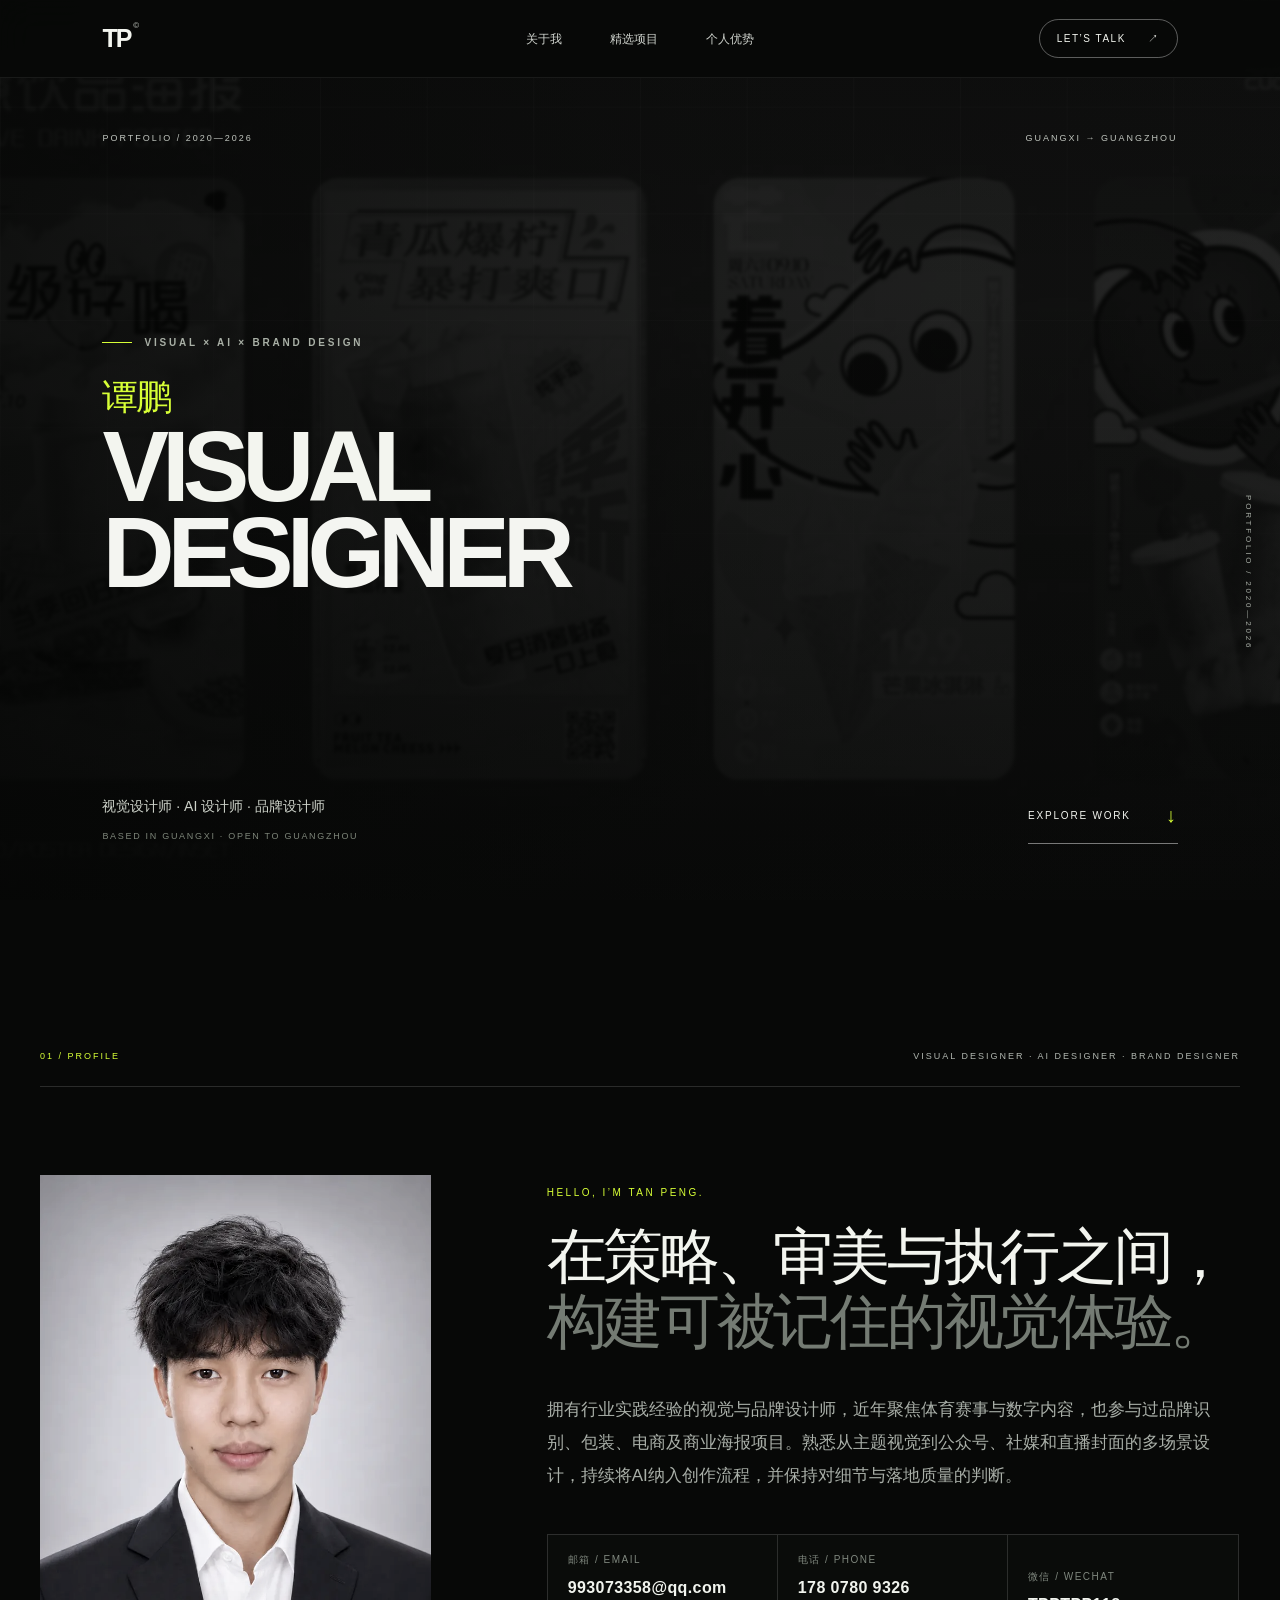
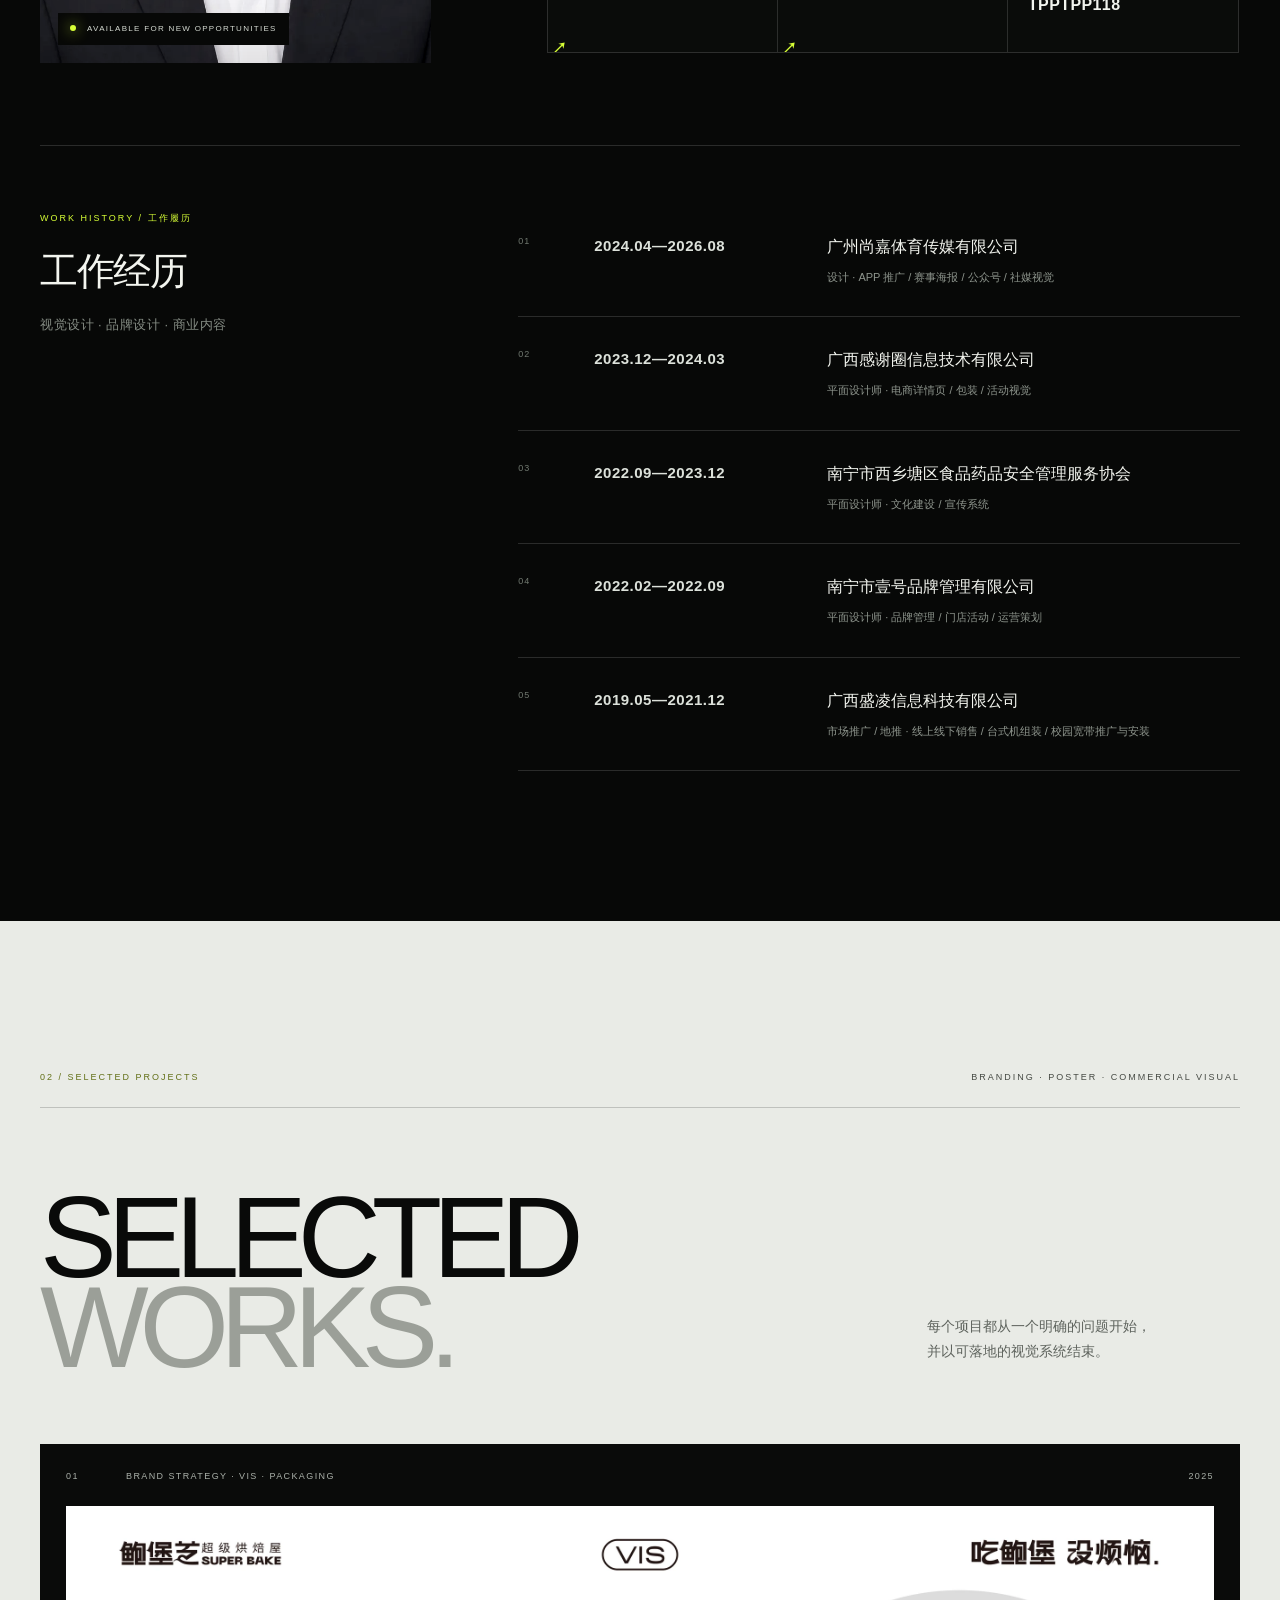
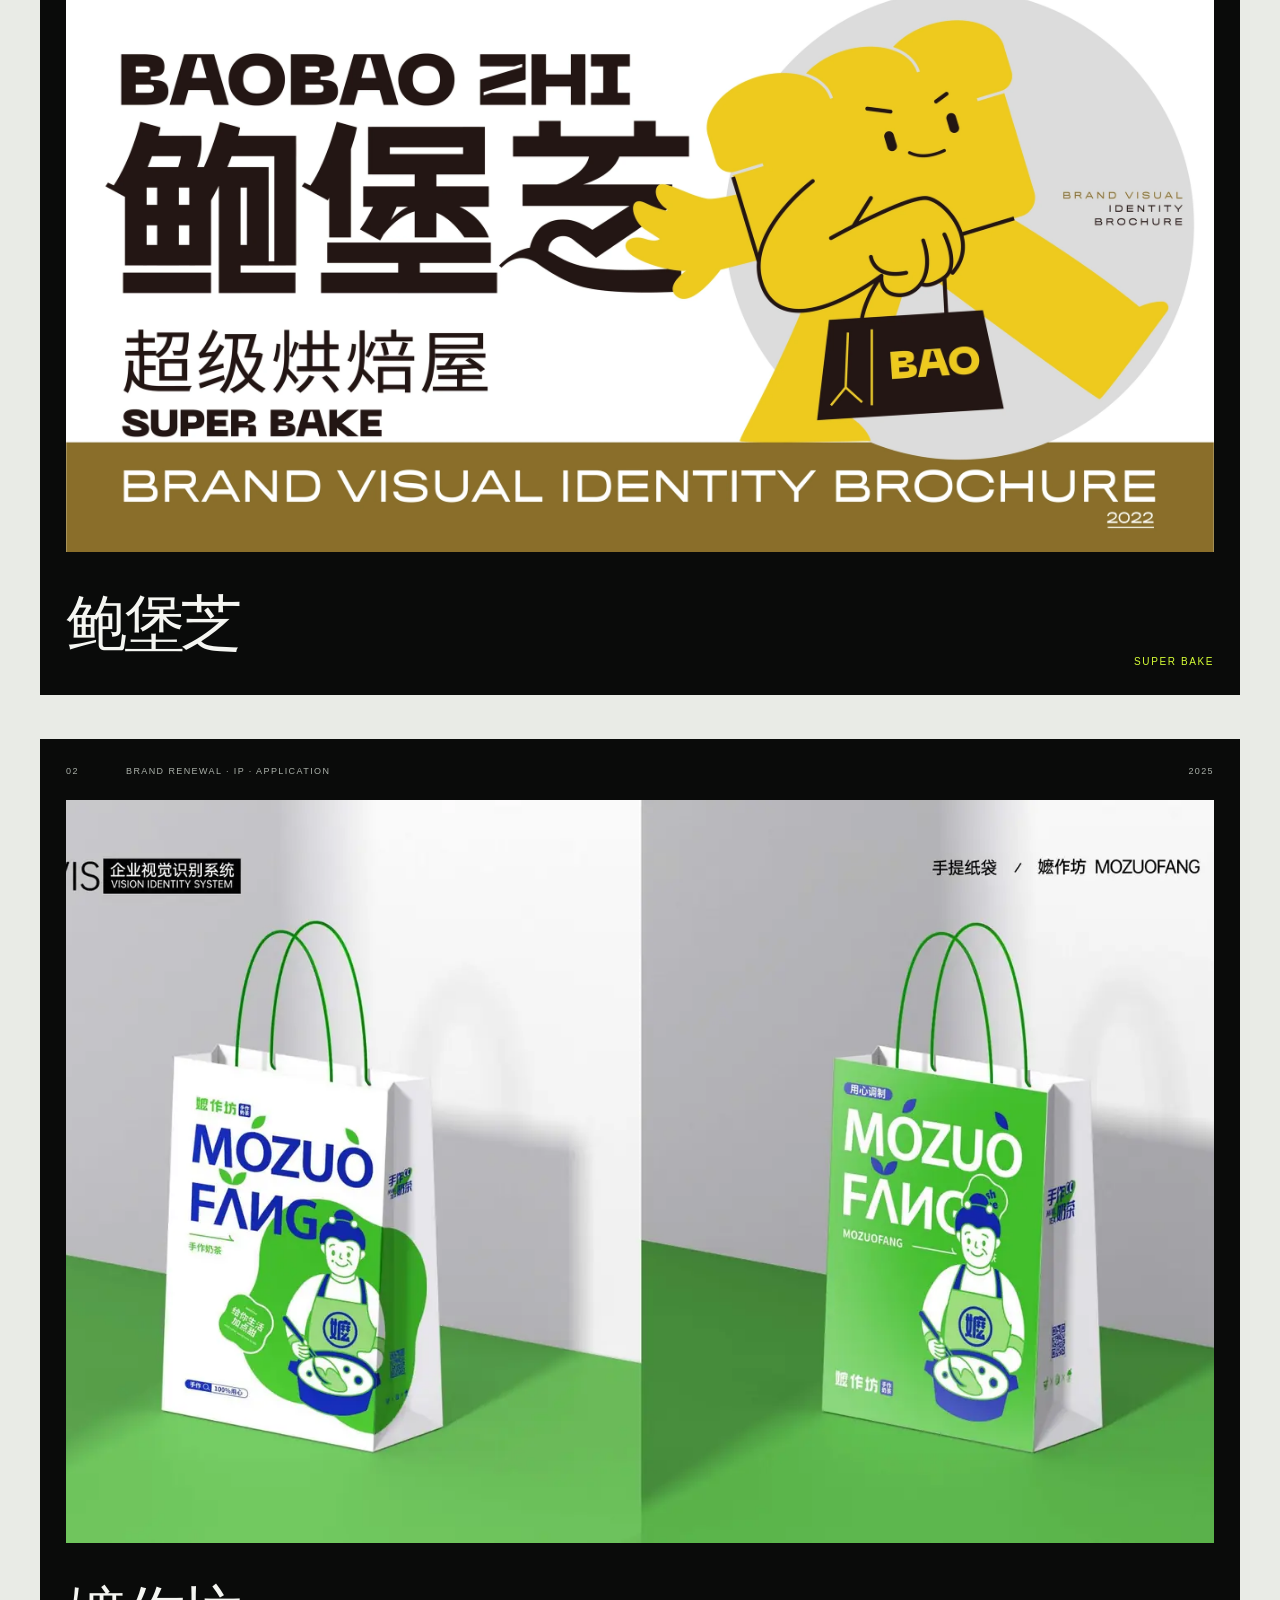
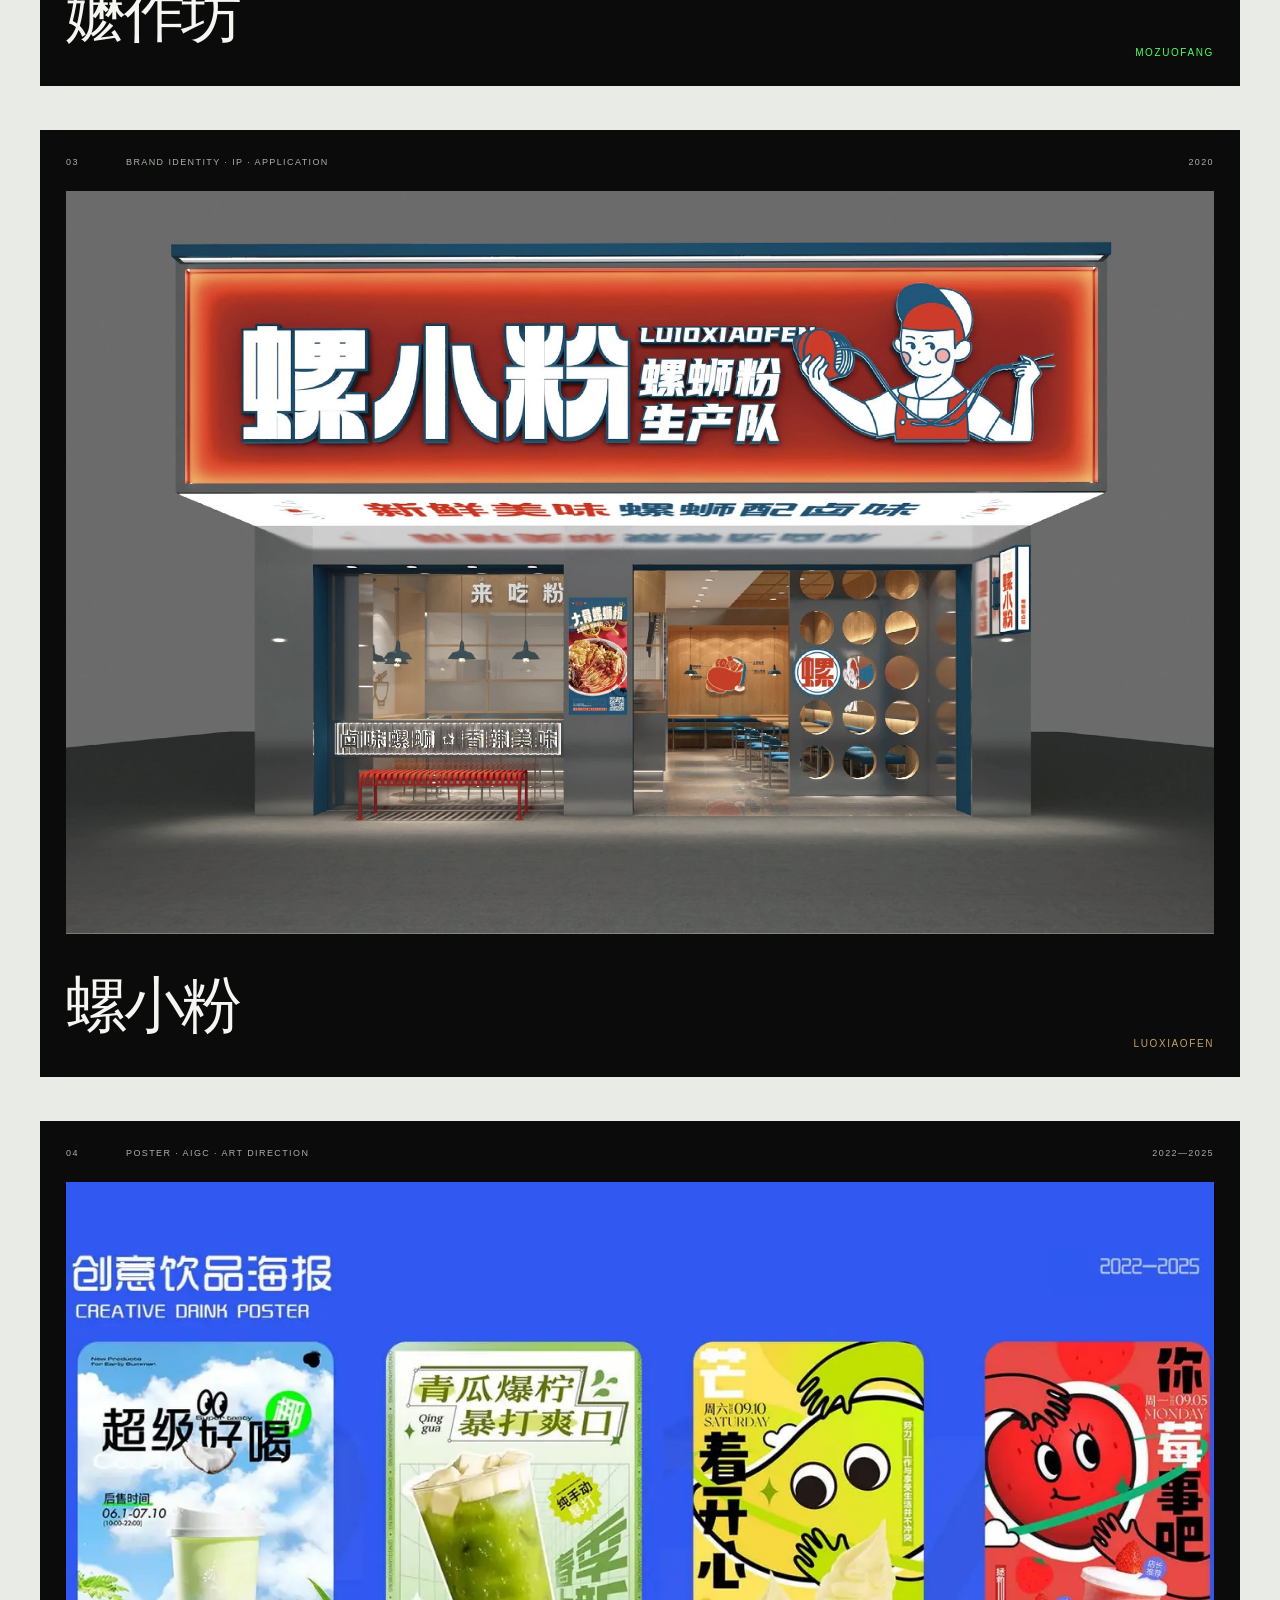
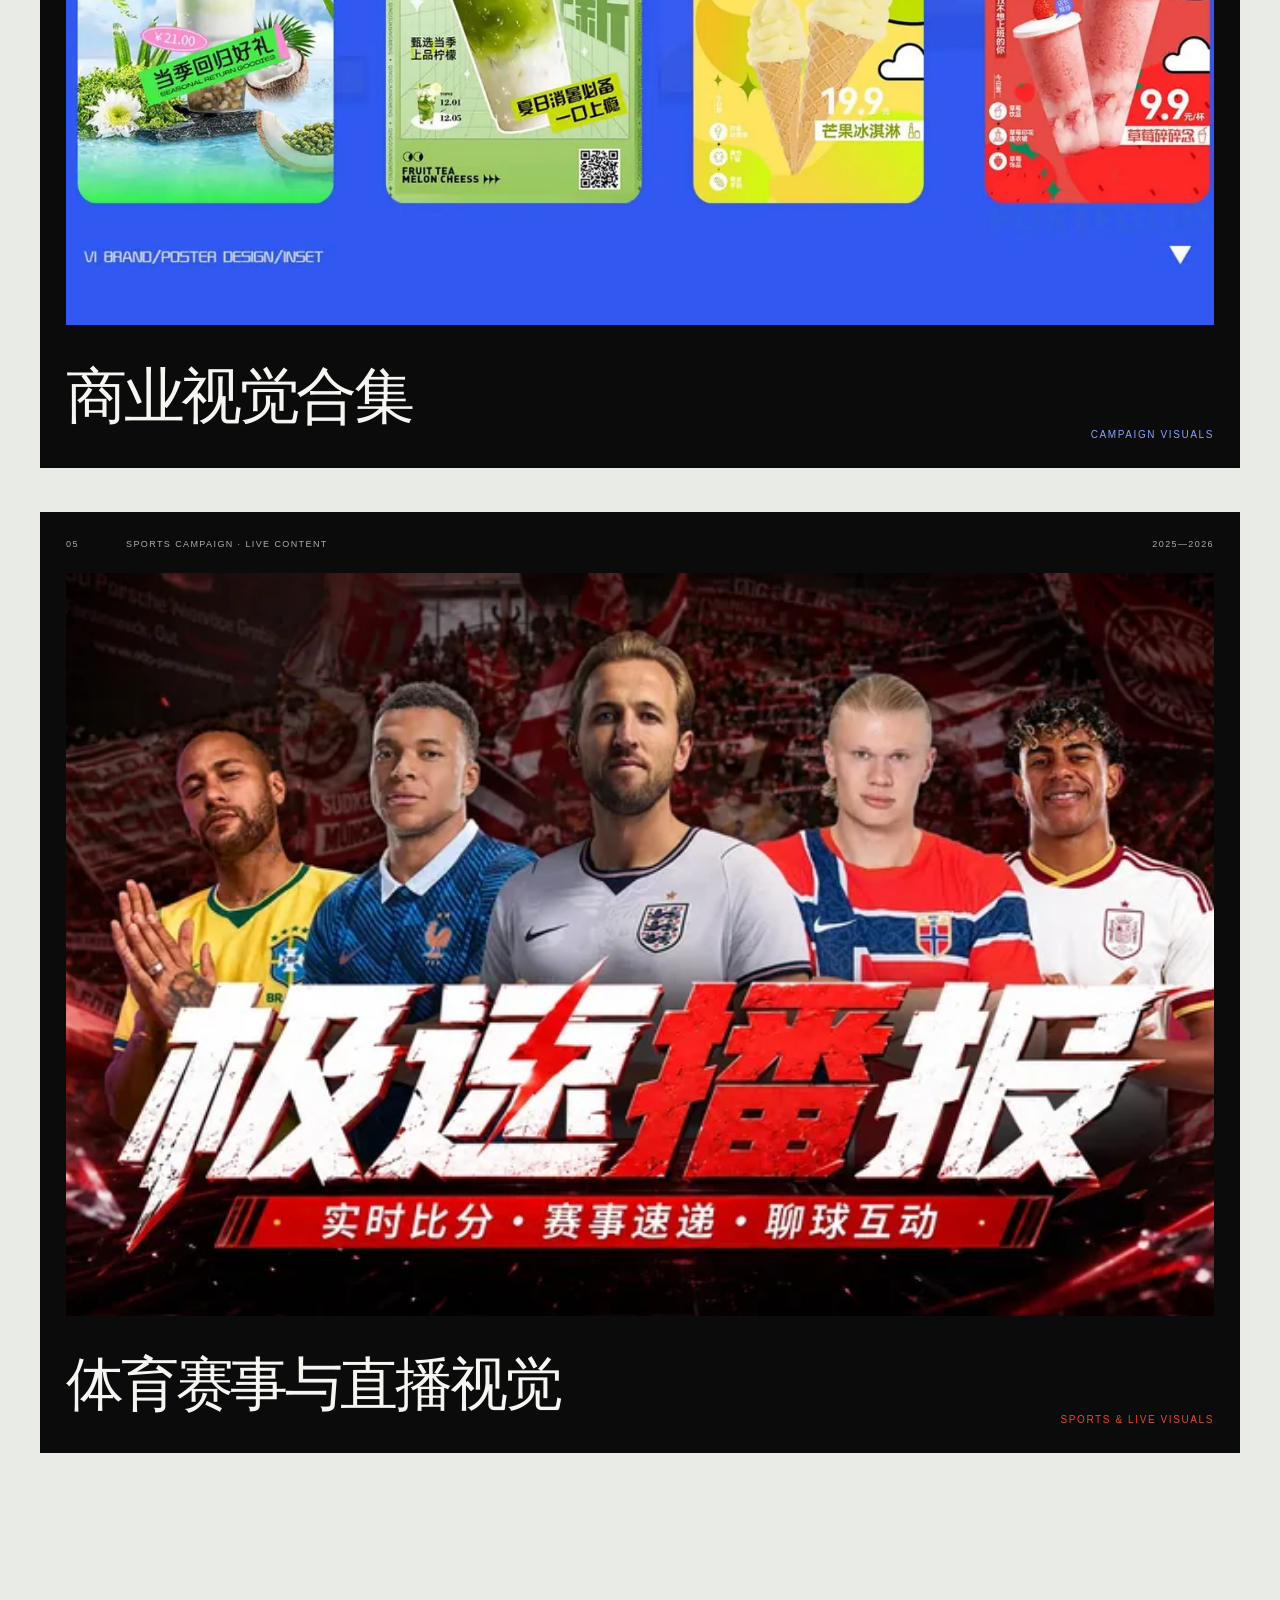
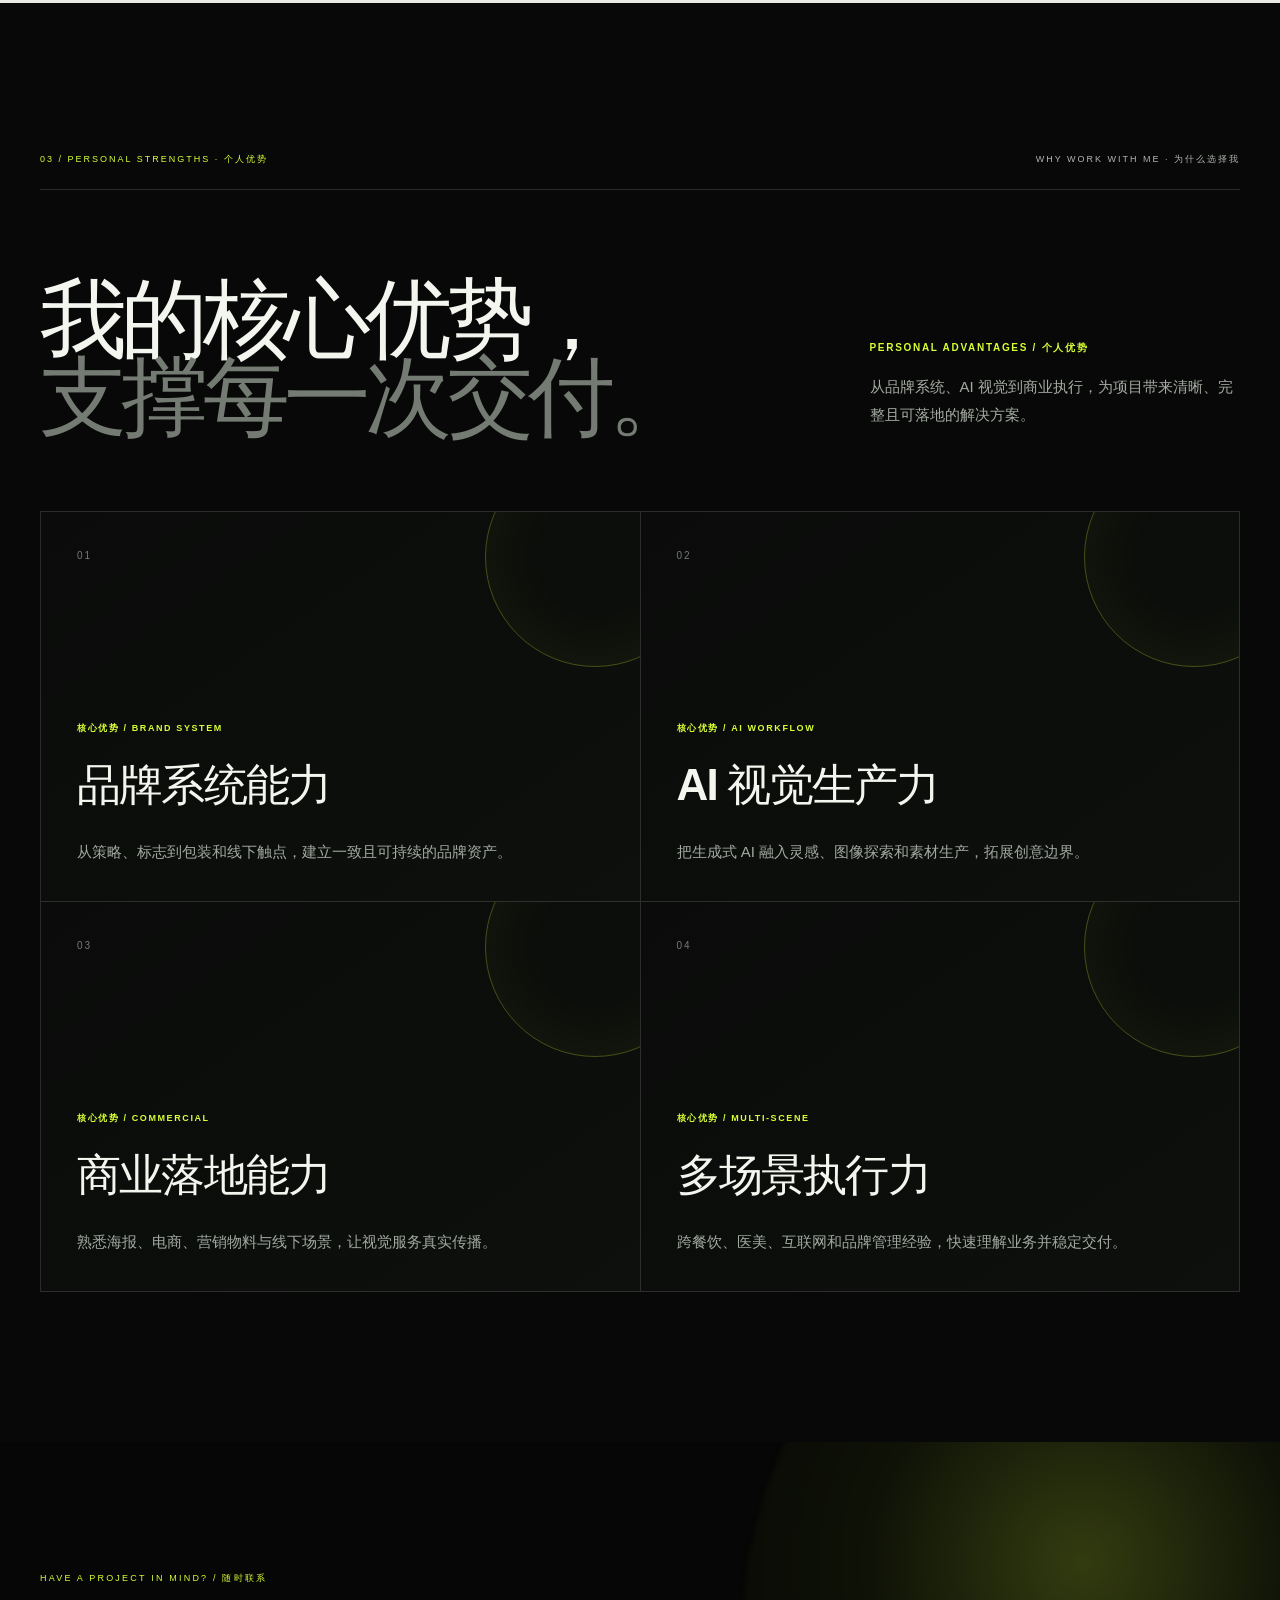
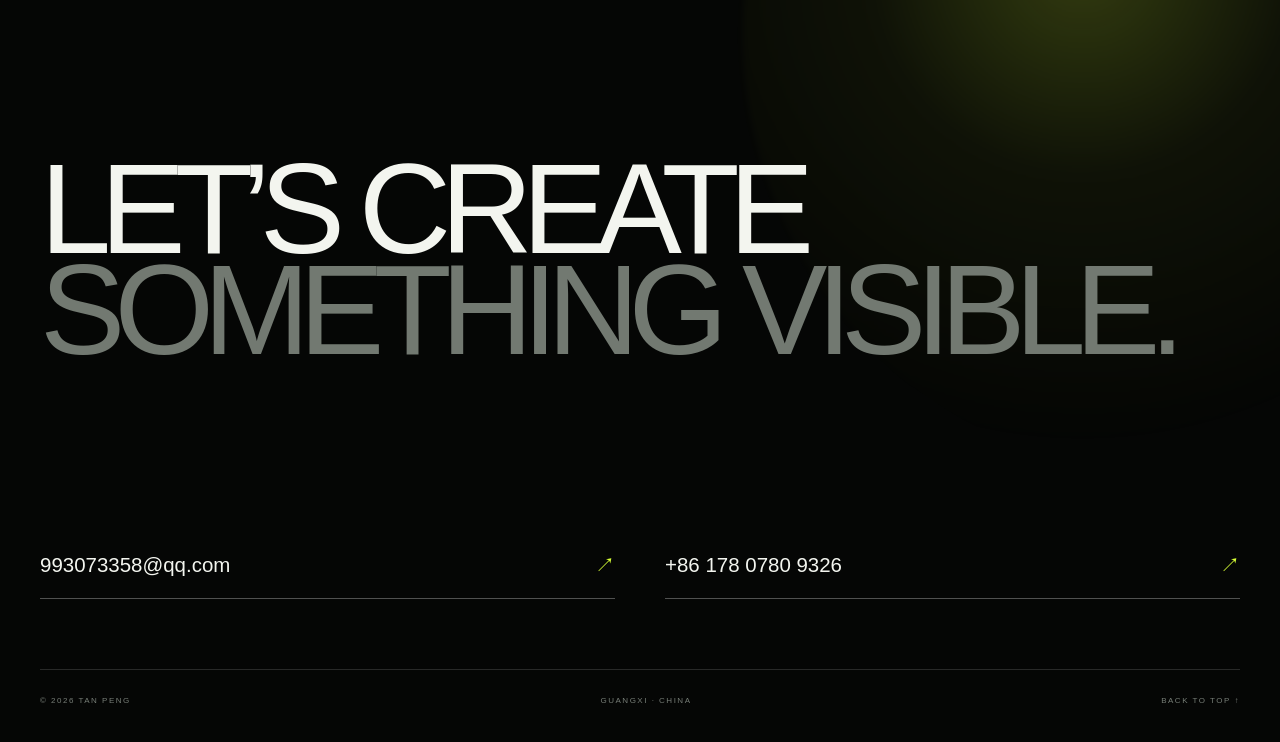
<file: index.html>
<!doctype html>
<html lang="zh-CN">
  <head>
    <meta charset="UTF-8" />
    <meta name="viewport" content="width=device-width, initial-scale=1.0" />
    <meta name="description" content="视觉设计师、AI设计师、品牌设计师谭鹏的个人作品集 V2。" />
    <title>谭鹏 | Visual · AI · Brand Designer — V2</title>
    <script type="module" crossorigin src="./assets/index-BHKo-vGK.js?v=20261015-bao5"></script>
    <link rel="stylesheet" crossorigin href="./assets/index-DG2qx6yx.css">
    <link rel="stylesheet" href="./sports-case.css?v=20261029-cover1">
    <link rel="stylesheet" href="./baobao-case.css?v=20261015-bao9">
    <link rel="stylesheet" href="./mozuofang-case.css?v=20261014-moz3">
    <link rel="stylesheet" href="./luoxiaofen-case.css?v=20261014-luo1">
    <link rel="stylesheet" href="./site-cursor.css">
    <link rel="stylesheet" href="./case-controls.css?v=20261014-close1">
    <link rel="stylesheet" href="./case-highlights.css?v=20261014-highlight1">
    <link rel="stylesheet" href="./home-refinement.css?v=20261014-reference-motion1">
    <link rel="stylesheet" href="./case-media-loader.css?v=20261029-load2">
    <link rel="stylesheet" href="./hero-playback.css?v=20261015-wx1">
    <script type="module" src="./hero-playback.js?v=20261015-wx1"></script>
    <script type="module" src="./case-media-loader.js?v=20261029-load2"></script>
    <script type="module" src="./home-refinement.js?v=20261014-reference-motion1"></script>
    <script type="module" src="./case-highlights.js?v=20261014-highlight1"></script>
    <script type="module" src="./sports-case.js?v=20261029-load2"></script>
    <script type="module" src="./baobao-case.js?v=20261029-load2"></script>
    <script type="module" src="./mozuofang-case.js?v=20261029-load2"></script>
    <script type="module" src="./luoxiaofen-case.js?v=20261029-load2"></script>
    <script type="module" src="./resume-update.js?v=20261023-work-history1"></script>
  </head>
  <body><div id="root"></div></body>
</html>
</file>
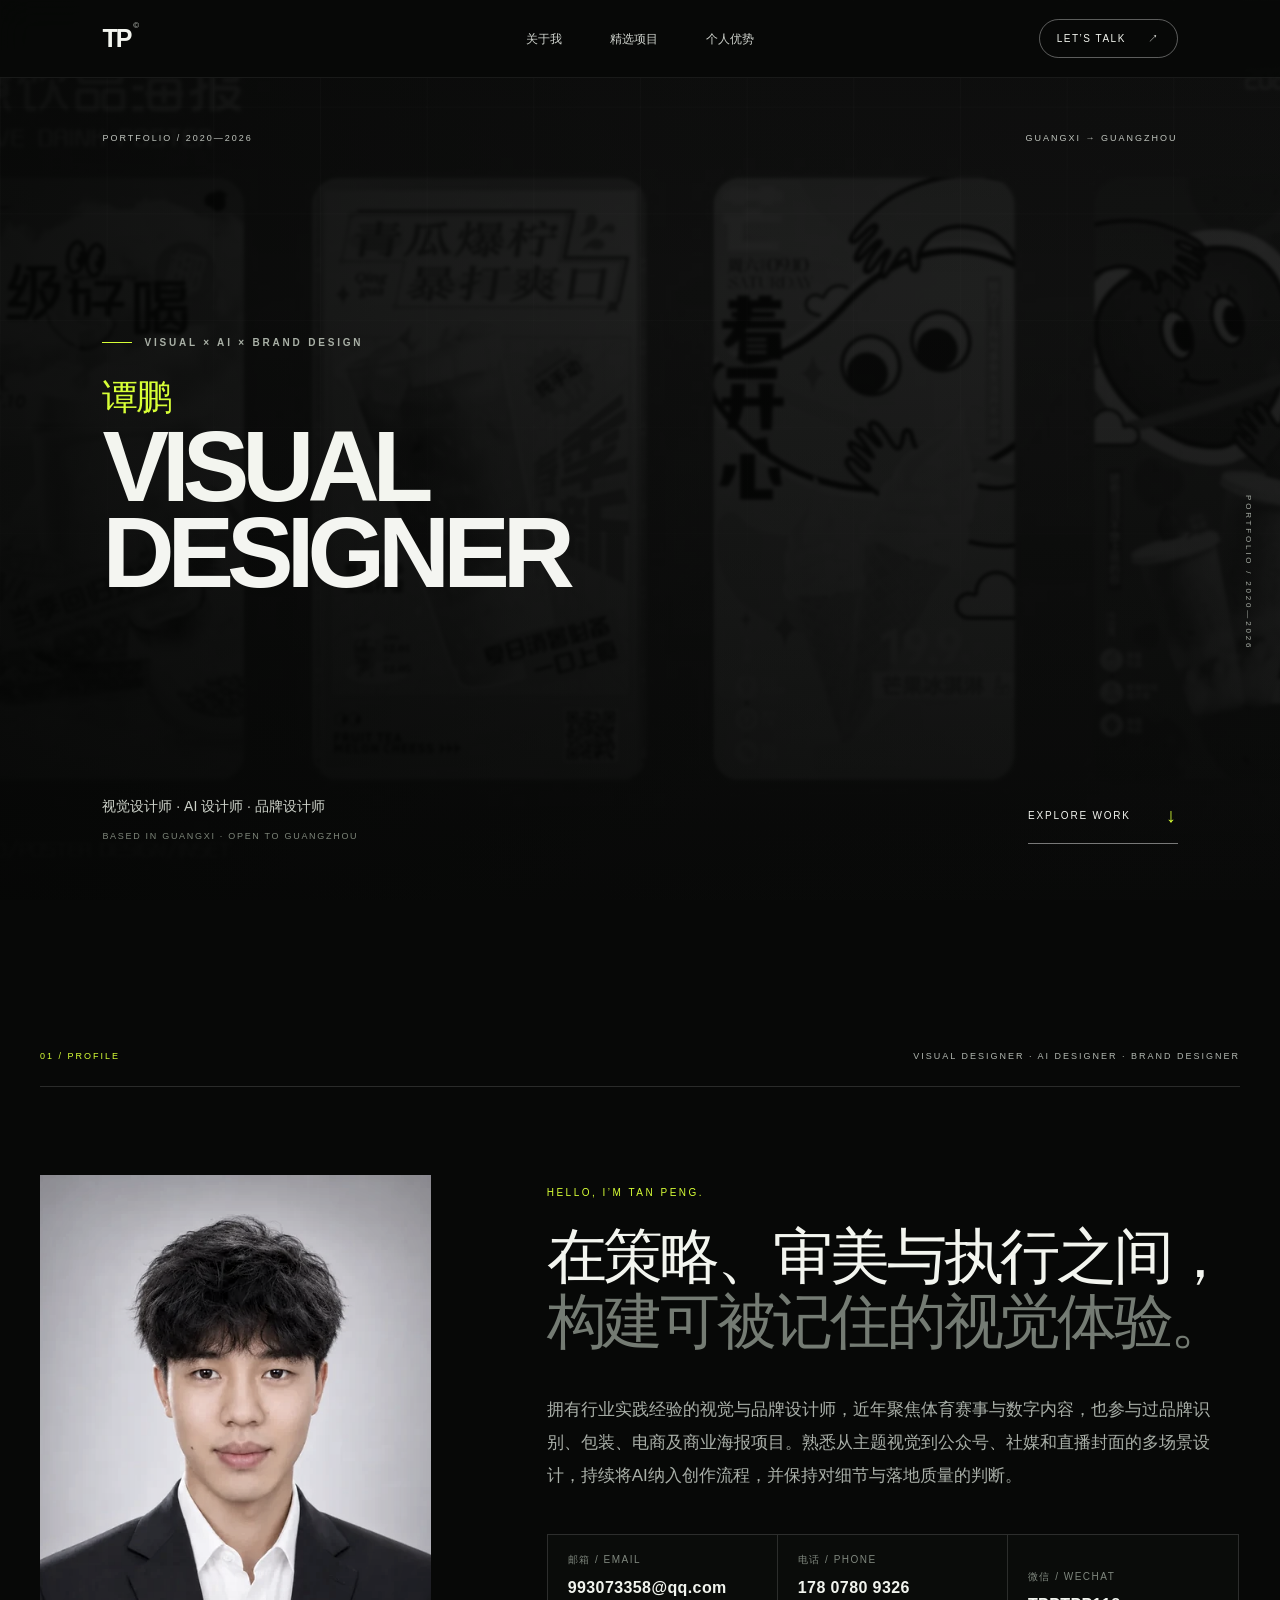
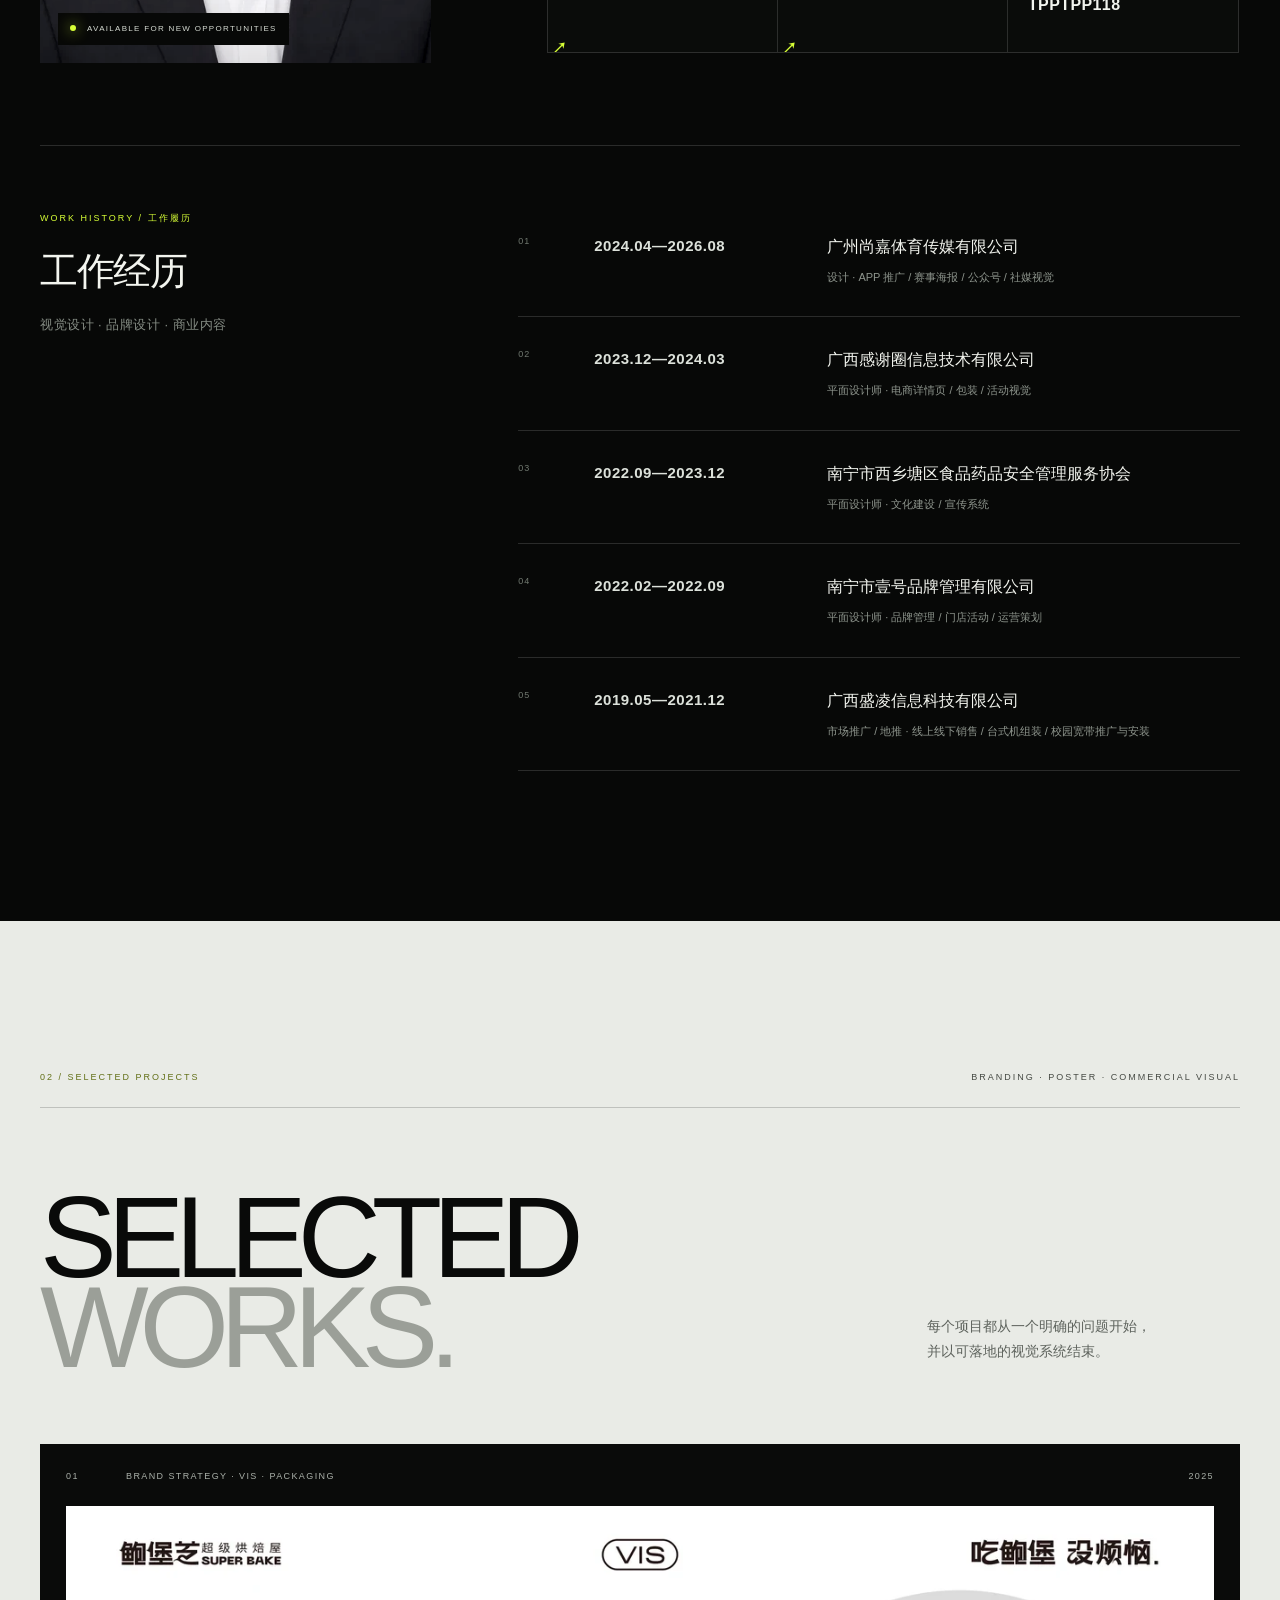
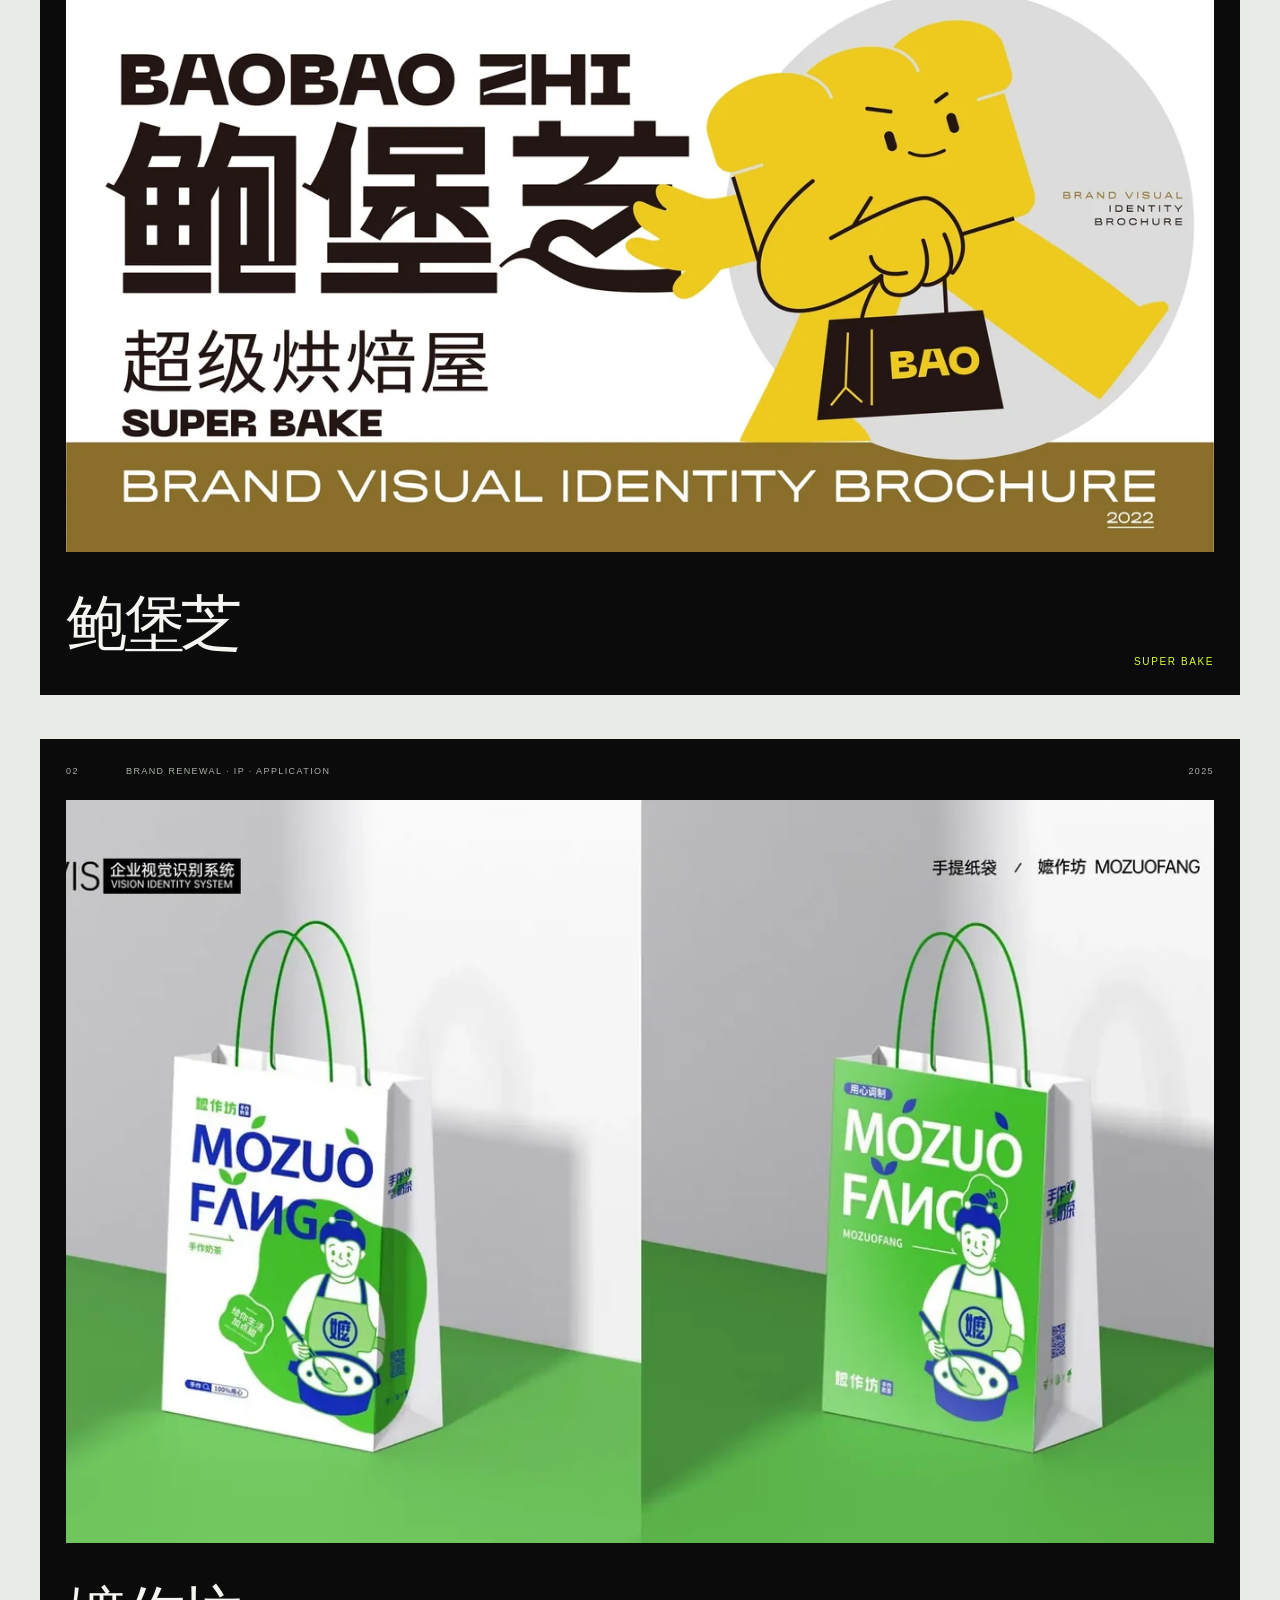
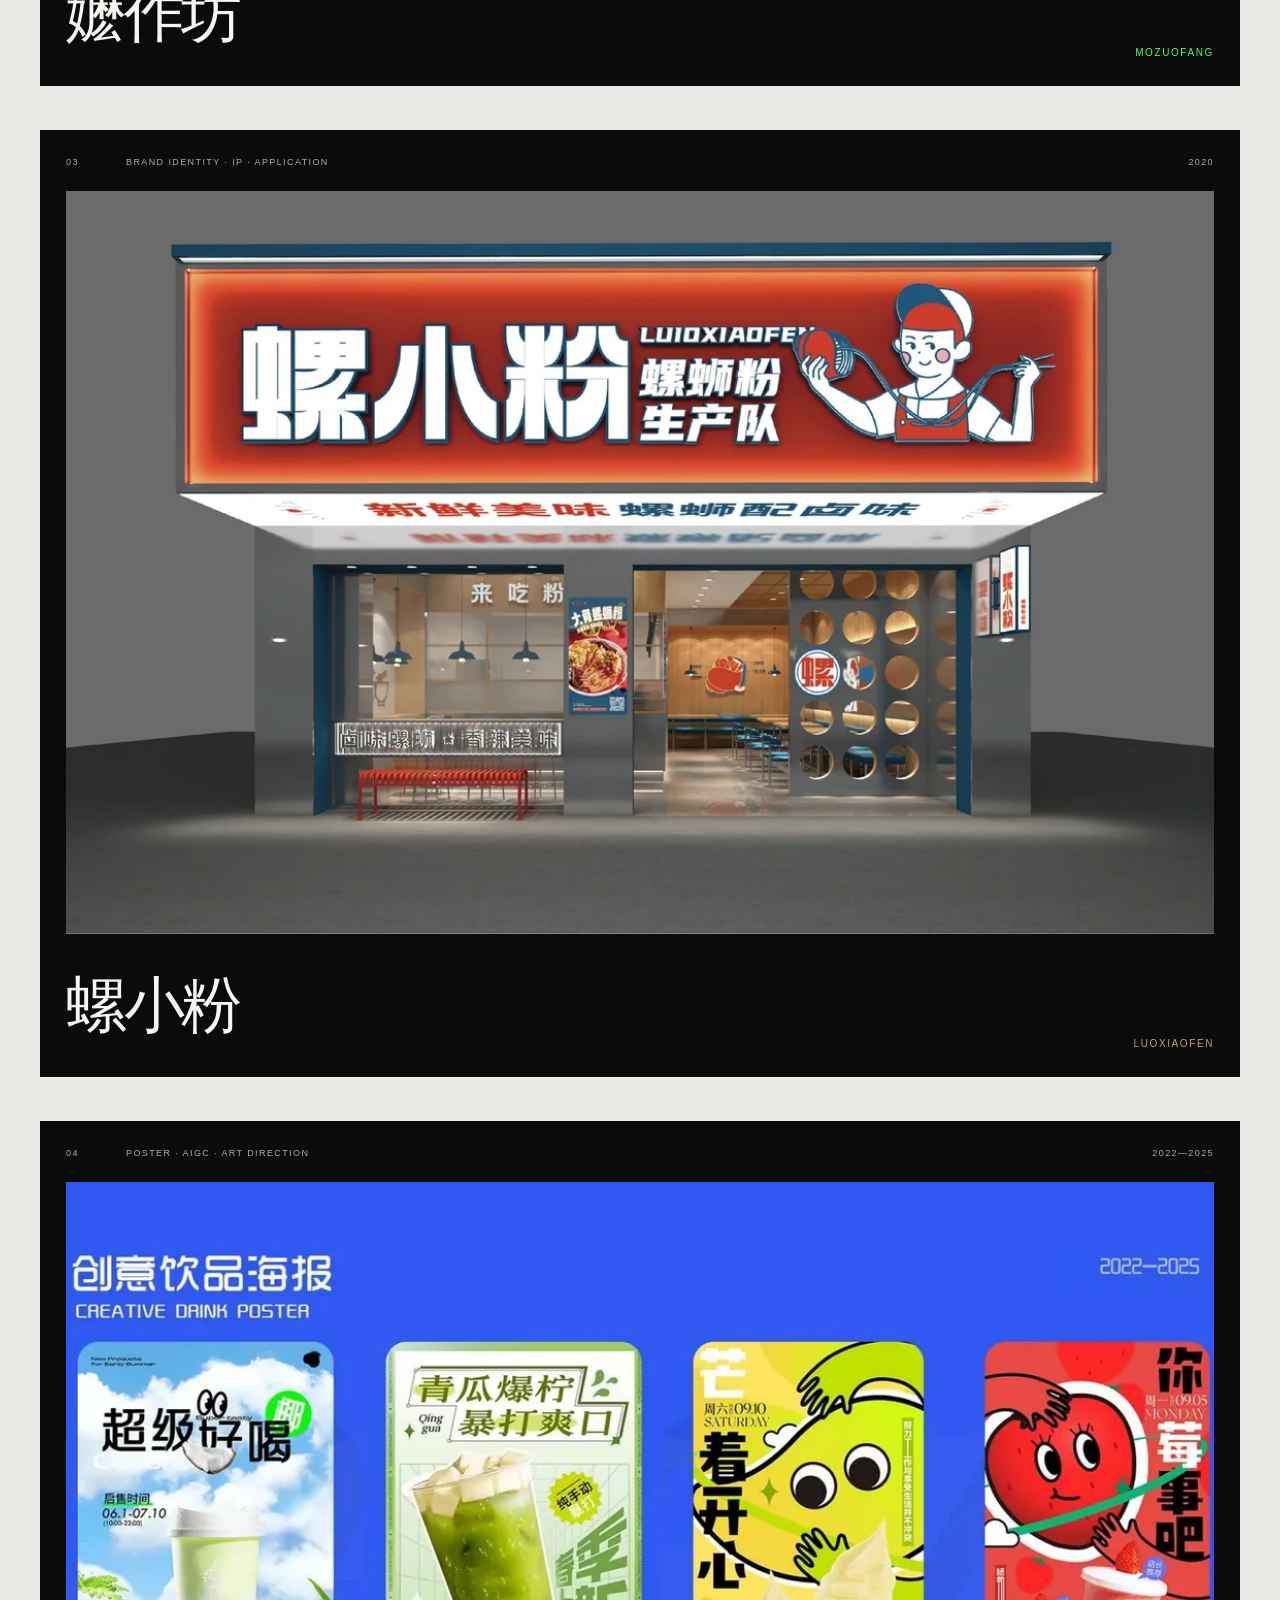
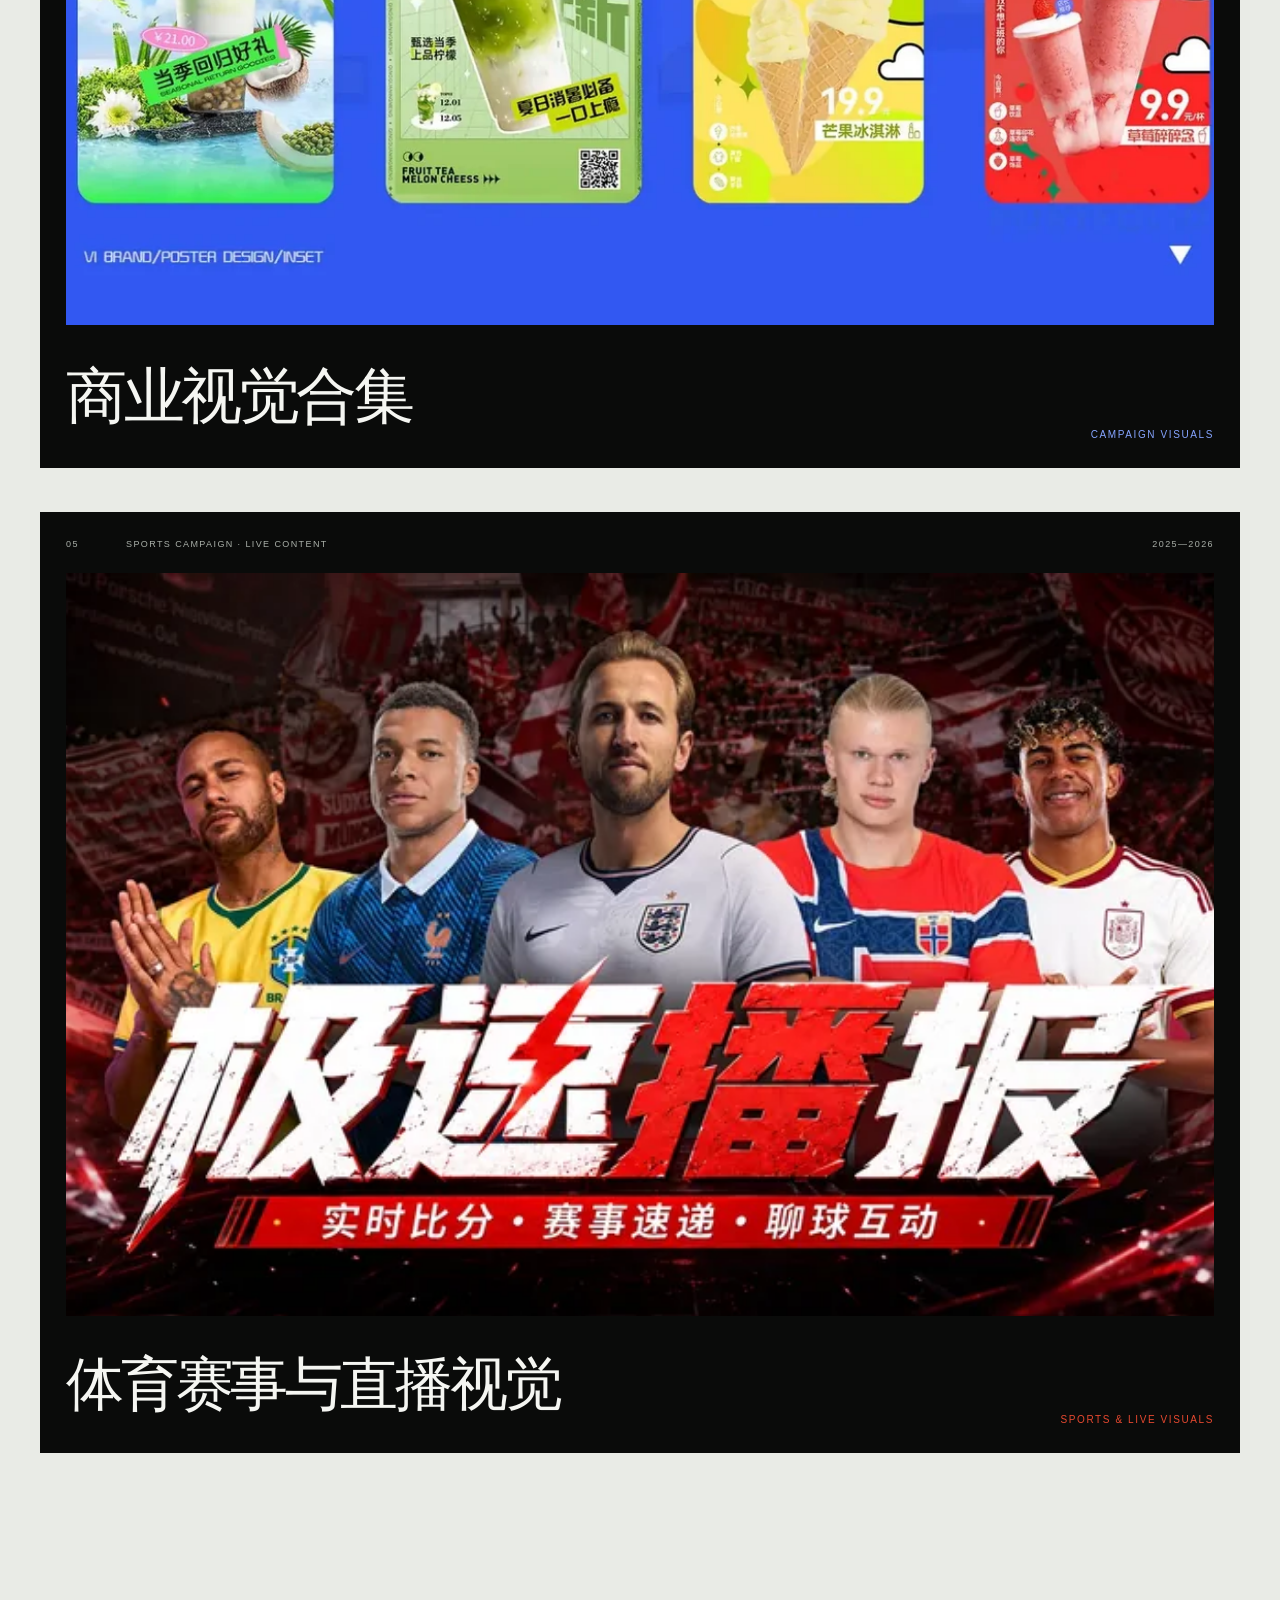
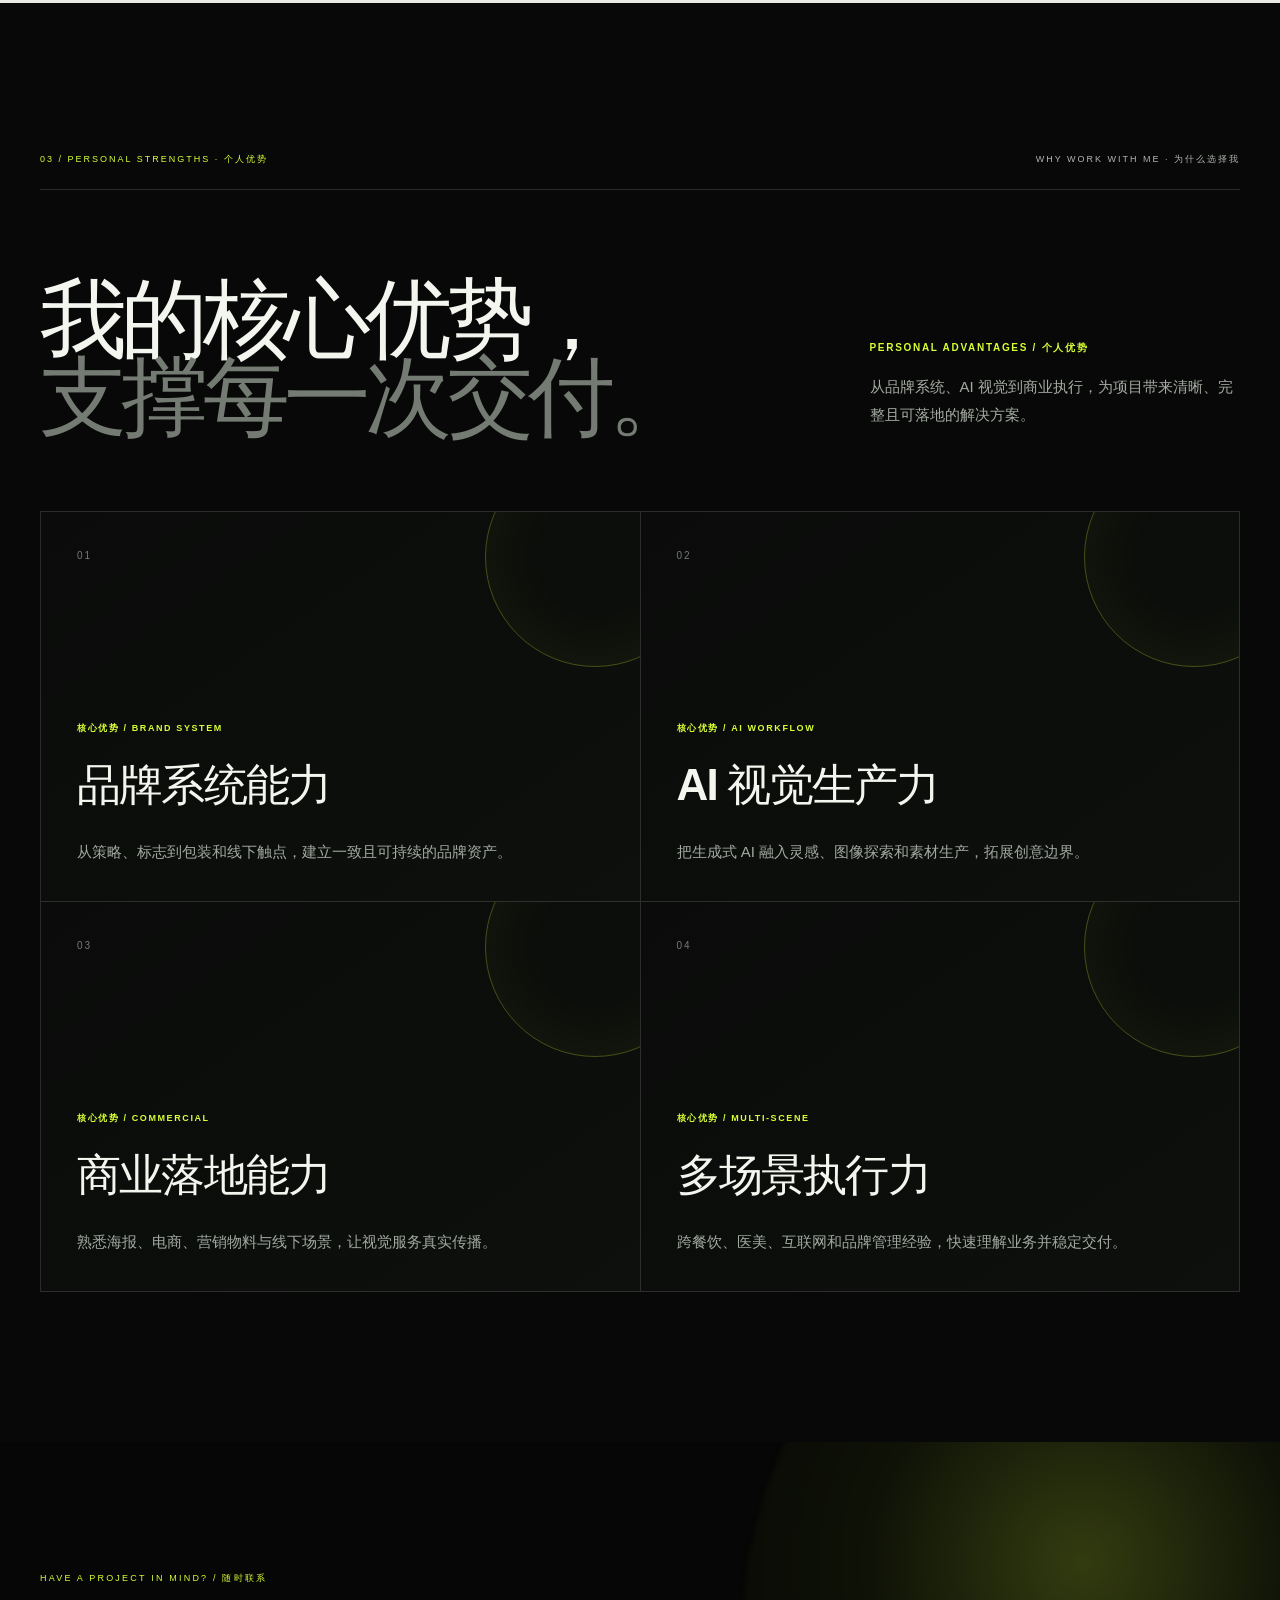
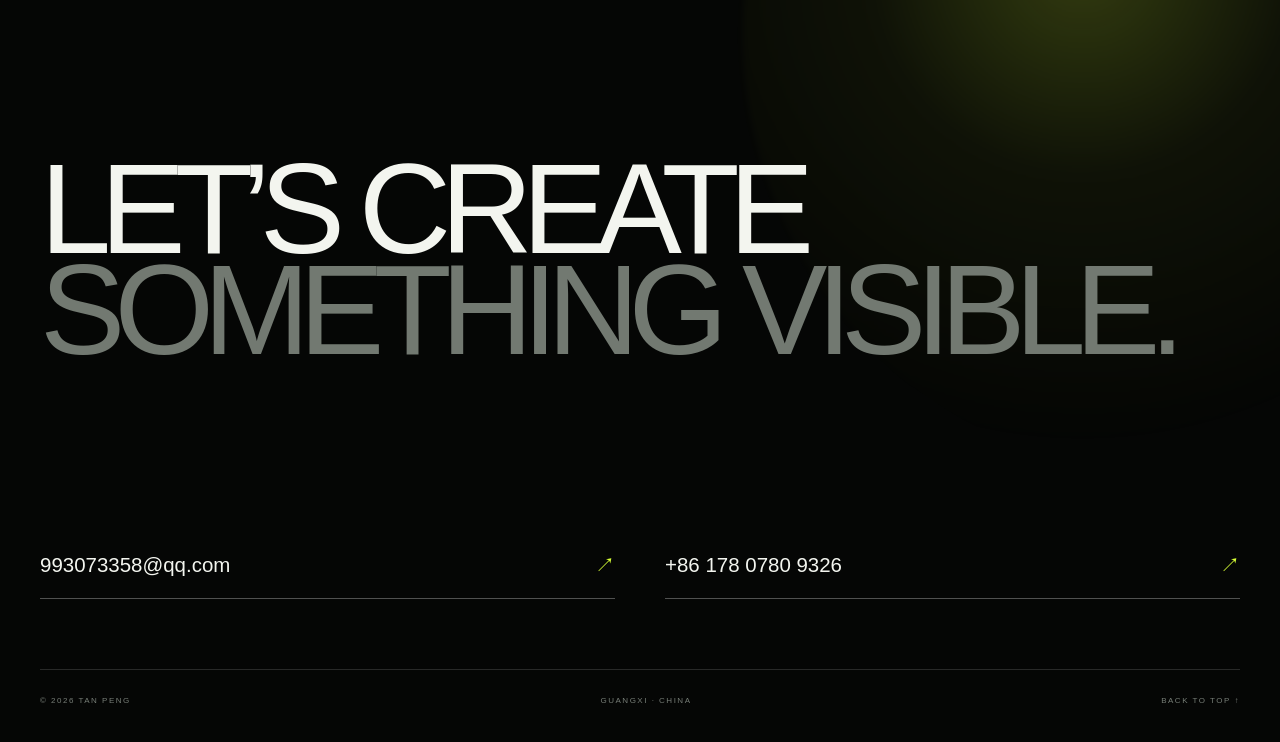
<file: lite/index.html>
<!doctype html>
<html lang="zh-CN">
  <head>
    <meta charset="UTF-8" />
    <meta name="viewport" content="width=device-width, initial-scale=1.0" />
    <meta name="description" content="视觉设计师、AI设计师、品牌设计师谭鹏的个人作品集 V2 轻量版。" />
    <title>谭鹏 | Visual · AI · Brand Designer — V2 Lite</title>
    <script type="module" crossorigin src="./assets/index-BHKo-vGK.js?v=20261015-bao7"></script>
    <link rel="stylesheet" crossorigin href="./assets/index-DG2qx6yx.css?v=20261015-bao7">
    <link rel="stylesheet" href="./sports-case.css?v=20261029-cover1">
    <link rel="stylesheet" href="./baobao-case.css?v=20261015-bao9">
    <link rel="stylesheet" href="./mozuofang-case.css?v=20261015-bao7">
    <link rel="stylesheet" href="./luoxiaofen-case.css?v=20261015-bao7">
    <link rel="stylesheet" href="./site-cursor.css?v=20261015-bao7">
    <link rel="stylesheet" href="./case-controls.css?v=20261015-bao7">
    <link rel="stylesheet" href="./case-highlights.css?v=20261015-bao7">
    <link rel="stylesheet" href="./home-refinement.css?v=20261015-bao7">
    <link rel="stylesheet" href="./case-media-loader.css?v=20261029-load2">
    <link rel="stylesheet" href="./hero-playback.css?v=20261015-bao7">
    <script type="module" src="./hero-playback.js?v=20261015-bao7"></script>
    <script type="module" src="./case-media-loader.js?v=20261029-load2"></script>
    <script type="module" src="./home-refinement.js?v=20261015-bao7"></script>
    <script type="module" src="./case-highlights.js?v=20261015-bao7"></script>
    <script type="module" src="./sports-case.js?v=20261029-load2"></script>
    <script type="module" src="./baobao-case.js?v=20261029-load2"></script>
    <script type="module" src="./mozuofang-case.js?v=20261029-load2"></script>
    <script type="module" src="./luoxiaofen-case.js?v=20261029-load2"></script>
    <script type="module" src="./resume-update.js?v=20261023-work-history1"></script>
  </head>
  <body><div id="root"></div></body>
</html>
</file>
<file: sports-case.css>
.sports-project-card .v2-project-image img { object-position: center; }
.sports-project-card .v2-project-image picture { display: block; width: 100%; height: 100%; }
.sports-case-modal .v2-case-hero picture { display: block; width: 100%; }
.sports-project-card .v2-project-name { gap: 24px; }
.sports-project-card .v2-project-name h3 { font-size: clamp(30px, 4.5vw, 72px); }
.sports-case-modal .v2-case-title h2 { font-size: clamp(50px, 8vw, 126px); line-height: 1.02; }
.sports-case-modal .v2-case-hero img { max-height: none; aspect-ratio: 16 / 9; }
.sports-summary { align-items: end; }
.sports-case-intro { color: #b2b8b0; max-width: 850px; padding: 20px 7vw 75px; font-size: 17px; line-height: 1.9; }
.sports-group { border-top: 1px solid #363a36; padding: 82px 0 100px; }
.sports-group-heading { display: grid; grid-template-columns: 130px 1fr minmax(240px, 360px); gap: 30px; align-items: end; padding-bottom: 42px; }
.sports-group-heading span { color: #e84930; font-size: 12px; letter-spacing: .14em; }
.sports-group-heading h3 { margin: 0; font-size: clamp(32px, 4.6vw, 64px); font-weight: 600; letter-spacing: -.06em; }
.sports-group-heading p { color: #a5ada4; margin: 0 0 5px; font-size: 16px; line-height: 1.7; }
.sports-grid { display: grid; grid-template-columns: repeat(2, minmax(0, 1fr)); gap: 38px 28px; align-items: start; }
.sports-group--portrait .sports-grid, .sports-group--schedule .sports-grid { grid-template-columns: repeat(4, minmax(0, 1fr)); }
.sports-group--schedule .sports-grid { grid-template-columns: repeat(3, minmax(0, 1fr)); }
.sports-grid figure { display: flex; flex-direction: column; margin: 0; min-width: 0; }
.sports-media { display: flex; align-items: center; justify-content: center; width: 100%; aspect-ratio: 16 / 9; background: #1b1e1b; overflow: hidden; }
.sports-group--mixed .sports-grid figure:nth-child(-n+2) .sports-media { aspect-ratio: 2 / 1; }
.sports-group--mixed .sports-grid figure:nth-child(n+3) .sports-media { aspect-ratio: 1 / 1; }
.sports-group--portrait .sports-media, .sports-group--schedule .sports-media { aspect-ratio: 3 / 4; }
.sports-grid img { display: block; width: 100%; height: 100%; object-fit: contain; }
.sports-grid figcaption { color: #c4cac3; display: flex; flex-wrap: wrap; justify-content: space-between; gap: 8px; padding-top: 12px; font-size: 13px; line-height: 1.5; }
.sports-grid a { color: #e84930; text-decoration: none; white-space: nowrap; }
.sports-grid a:hover, .sports-grid a:focus-visible { text-decoration: underline; }
.sports-endnote { border-top: 1px solid #363a36; color: #8d958c; padding-top: 32px; font-size: 12px; letter-spacing: .18em; }
@media (max-width: 1000px) {
  .sports-group-heading { grid-template-columns: 1fr; gap: 13px; }
  .sports-group--portrait .sports-grid { grid-template-columns: repeat(2, minmax(0, 1fr)); }
  .sports-group--schedule .sports-grid { grid-template-columns: repeat(2, minmax(0, 1fr)); }
  .sports-project-card .v2-project-name { align-items: start; flex-direction: column; }
}
@media (max-width: 620px) {
  .sports-case-modal .v2-case-title h2 { font-size: clamp(42px, 12vw, 68px); }
  .sports-case-intro { padding: 12px 0 56px; font-size: 16px; }
  .sports-group { padding: 62px 0; }
  .sports-grid, .sports-group--portrait .sports-grid, .sports-group--schedule .sports-grid { grid-template-columns: 1fr; gap: 32px; }
  .sports-grid figcaption { font-size: 14px; }
}
</file>
<file: baobao-case.css>
.v2-project-card > button[aria-label="打开鲍堡芝项目详情"] .v2-project-image {
  height: auto;
  aspect-ratio: 16 / 9;
  overflow: hidden;
}

.v2-project-card > button[aria-label="打开鲍堡芝项目详情"] .v2-project-image img {
  display: block;
  height: auto;
  object-fit: contain;
  object-position: center;
  transform-origin: center;
}

.baobao-case .v2-case-hero img {
  width: 100%;
  height: auto;
  max-height: none;
  object-fit: contain;
  object-position: center;
}

.baobao-case .baobao-gallery {
  display: block;
  padding-top: 80px;
}

.baobao-chapter + .baobao-chapter {
  margin-top: 90px;
}

.baobao-chapter-heading {
  display: grid;
  grid-template-columns: 130px 1fr minmax(260px, 390px);
  align-items: end;
  gap: 28px;
  padding: 38px 0;
  border-top: 1px solid var(--v2-line);
}

.baobao-chapter-heading > span {
  color: #f6ce00;
  font-size: 11px;
  letter-spacing: .12em;
}

.baobao-chapter-heading h3 {
  margin: 0;
  font-size: clamp(28px, 3.5vw, 54px);
  font-weight: 500;
  letter-spacing: -.05em;
  line-height: 1.2;
}

.baobao-chapter-heading > p {
  margin: 0;
  color: #a5ada4;
  font-size: 14px;
  line-height: 1.9;
}

.baobao-grid {
  display: grid;
  grid-template-columns: repeat(2, minmax(0, 1fr));
  align-items: start;
  gap: 44px 30px;
}

.baobao-image-link {
  display: block;
  background: #fff;
}

.baobao-case .baobao-grid > figure.wide {
  grid-column: 1 / -1;
}

.baobao-image-link:focus-visible {
  outline: 2px solid #f6ce00;
  outline-offset: 5px;
}

.baobao-case .baobao-grid img {
  width: 100%;
  height: auto;
  max-height: none;
  object-fit: contain;
  background: #fff;
}

/* The 1600px source has a white export strip on its last ten columns. */
.baobao-image-link--trim-right {
  overflow: hidden;
  background: #f8d101;
}
.baobao-case .baobao-image-link--trim-right img {
  width: calc(100% * 1600 / 1590);
  max-width: none;
}

.baobao-case .baobao-grid figcaption {
  padding-top: 16px;
  color: #c4cac3;
  font-size: 14px;
  letter-spacing: 0;
  line-height: 1.8;
}

.baobao-grid figcaption strong {
  font-weight: 500;
}

.baobao-grid figcaption p {
  margin: 5px 0 0;
  color: #a5ada4;
  font-size: 13px;
}

@media (max-width: 1000px) {
  .baobao-chapter-heading {
    grid-template-columns: 1fr;
    gap: 14px;
  }
}

@media (max-width: 700px) {
  .baobao-case .baobao-gallery { padding-top: 52px; }
  .baobao-chapter + .baobao-chapter { margin-top: 60px; }
  .baobao-chapter-heading { padding: 28px 0; }
  .baobao-grid { grid-template-columns: 1fr; gap: 32px; }
  .baobao-case .baobao-grid figure.wide { grid-column: 1 / -1; }
}
</file>
<file: mozuofang-case.css>
.mozuofang-case .mozuofang-gallery {
  display: block;
  padding-top: 80px;
}

.mozuofang-chapter + .mozuofang-chapter {
  margin-top: 90px;
}

.mozuofang-chapter-heading {
  display: grid;
  grid-template-columns: 130px 1fr minmax(260px, 390px);
  align-items: end;
  gap: 28px;
  padding: 38px 0;
  border-top: 1px solid var(--v2-line);
}

.mozuofang-chapter-heading > span {
  color: #40bc2a;
  font-size: 11px;
  letter-spacing: .12em;
}

.mozuofang-chapter-heading h3 {
  margin: 0;
  font-size: clamp(28px, 3.5vw, 54px);
  font-weight: 500;
  letter-spacing: -.05em;
  line-height: 1.2;
}

.mozuofang-chapter-heading > p {
  margin: 0;
  color: #a5ada4;
  font-size: 14px;
  line-height: 1.9;
}

.mozuofang-grid {
  display: grid;
  grid-template-columns: repeat(2, minmax(0, 1fr));
  align-items: start;
  gap: 44px 30px;
}

.mozuofang-image-link {
  display: block;
  background: #fff;
}

.mozuofang-case .mozuofang-grid > figure.wide {
  grid-column: 1 / -1;
}

.mozuofang-image-link:focus-visible {
  outline: 2px solid #40bc2a;
  outline-offset: 5px;
}

.mozuofang-case .mozuofang-grid img {
  width: 100%;
  height: auto;
  max-height: none;
  object-fit: contain;
  background: #fff;
}

.mozuofang-case .mozuofang-grid figcaption {
  padding-top: 16px;
  color: #c4cac3;
  font-size: 14px;
  letter-spacing: 0;
  line-height: 1.8;
}

.mozuofang-grid figcaption strong {
  font-weight: 500;
}

.mozuofang-grid figcaption p {
  margin: 5px 0 0;
  color: #a5ada4;
  font-size: 13px;
}

@media (max-width: 1000px) {
  .mozuofang-chapter-heading {
    grid-template-columns: 1fr;
    gap: 14px;
  }
}

@media (max-width: 700px) {
  .mozuofang-case .mozuofang-gallery { padding-top: 52px; }
  .mozuofang-chapter + .mozuofang-chapter { margin-top: 60px; }
  .mozuofang-chapter-heading { padding: 28px 0; }
  .mozuofang-grid { grid-template-columns: 1fr; gap: 32px; }
  .mozuofang-case .mozuofang-grid figure.wide { grid-column: 1 / -1; }
}
</file>
<file: luoxiaofen-case.css>
.luoxiaofen-case .luoxiaofen-gallery {
  display: block;
  padding-top: 80px;
}

.luoxiaofen-chapter + .luoxiaofen-chapter {
  margin-top: 90px;
}

.luoxiaofen-chapter-heading {
  display: grid;
  grid-template-columns: 130px 1fr minmax(260px, 390px);
  align-items: end;
  gap: 28px;
  padding: 38px 0;
  border-top: 1px solid var(--v2-line);
}

.luoxiaofen-chapter-heading > span {
  color: #c6a06b;
  font-size: 11px;
  letter-spacing: .12em;
}

.luoxiaofen-chapter-heading h3 {
  margin: 0;
  font-size: clamp(28px, 3.5vw, 54px);
  font-weight: 500;
  letter-spacing: -.05em;
  line-height: 1.2;
}

.luoxiaofen-chapter-heading > p {
  margin: 0;
  color: #a5ada4;
  font-size: 14px;
  line-height: 1.9;
}

.luoxiaofen-grid {
  display: grid;
  grid-template-columns: repeat(2, minmax(0, 1fr));
  align-items: start;
  gap: 44px 30px;
}

.luoxiaofen-image-link {
  display: block;
  background: #fff;
}

.luoxiaofen-case .luoxiaofen-grid > figure.wide {
  grid-column: 1 / -1;
}

.luoxiaofen-image-link:focus-visible {
  outline: 2px solid #c6a06b;
  outline-offset: 5px;
}

.luoxiaofen-case .luoxiaofen-grid img {
  width: 100%;
  height: auto;
  max-height: none;
  object-fit: contain;
  background: #fff;
}

.luoxiaofen-case .luoxiaofen-grid figcaption {
  padding-top: 16px;
  color: #c4cac3;
  font-size: 14px;
  letter-spacing: 0;
  line-height: 1.8;
}

.luoxiaofen-grid figcaption strong {
  font-weight: 500;
}

.luoxiaofen-grid figcaption p {
  margin: 5px 0 0;
  color: #a5ada4;
  font-size: 13px;
}

@media (max-width: 1000px) {
  .luoxiaofen-chapter-heading {
    grid-template-columns: 1fr;
    gap: 14px;
  }
}

@media (max-width: 700px) {
  .luoxiaofen-case .luoxiaofen-gallery { padding-top: 52px; }
  .luoxiaofen-chapter + .luoxiaofen-chapter { margin-top: 60px; }
  .luoxiaofen-chapter-heading { padding: 28px 0; }
  .luoxiaofen-grid { grid-template-columns: 1fr; gap: 32px; }
  .luoxiaofen-case .luoxiaofen-grid figure.wide { grid-column: 1 / -1; }
}

.luoxiaofen-project-card .v2-project-image img { object-position: center; }
.luoxiaofen-close:focus-visible { outline: 2px solid #c6a06b; outline-offset: 5px; }
</file>
<file: site-cursor.css>
@media (hover: hover) and (pointer: fine) {
  html,
  body,
  body * {
    cursor: url("./site-cursor.svg") 3 3, default !important;
  }

  a,
  button,
  [role="button"],
  [tabindex] {
    cursor: url("./site-cursor.svg") 3 3, pointer !important;
  }

  input,
  textarea,
  [contenteditable="true"] {
    cursor: text !important;
  }
}
</file>
<file: case-controls.css>
/* Shared close-button treatment for every V2 project dialog. */
.v2-case > header button {
  display: inline-flex;
  align-items: center;
  justify-content: center;
  gap: 10px;
  min-width: 142px;
  min-height: 44px;
  padding: 8px 16px;
  border: 1px solid rgba(215, 255, 54, .6);
  border-radius: 999px;
  background: rgba(215, 255, 54, .09);
  color: #f4f5f1;
  font-size: 12px;
  font-weight: 500;
  letter-spacing: .08em;
  line-height: 1;
  cursor: pointer;
  transition: background-color .22s ease, border-color .22s ease,
    color .22s ease, box-shadow .22s ease, transform .22s ease;
}

.v2-case > header button::before {
  content: "关闭";
  letter-spacing: 0;
}

.v2-case > header button b {
  display: inline-block;
  margin-left: 0;
  color: #d7ff36;
  font-size: 24px;
  line-height: 1;
  transition: color .22s ease, transform .3s ease;
}

.v2-case > header button:focus-visible {
  border-color: #d7ff36;
  background: #d7ff36;
  color: #070807;
  outline: 2px solid #d7ff36;
  outline-offset: 4px;
  box-shadow: 0 0 24px rgba(215, 255, 54, .2);
}

.v2-case > header button:focus-visible b {
  color: #070807;
  transform: rotate(90deg);
}

@media (hover: hover) and (pointer: fine) {
  .v2-case > header button:hover {
    border-color: #d7ff36;
    background: #d7ff36;
    color: #070807;
    box-shadow: 0 8px 26px rgba(215, 255, 54, .2);
    transform: translateY(-2px);
  }

  .v2-case > header button:hover b {
    color: #070807;
    transform: rotate(90deg);
  }
}

.v2-case > header button:active {
  transform: translateY(0) scale(.97);
}

@media (max-width: 700px) {
  .v2-case > header { padding-inline: 19px; }
  .v2-case > header button { min-width: 136px; padding-inline: 14px; }
}

@media (prefers-reduced-motion: reduce) {
  .v2-case > header button,
  .v2-case > header button b { transition: none; }
  .v2-case > header button:hover,
  .v2-case > header button:active,
  .v2-case > header button:focus-visible b,
  .v2-case > header button:hover b { transform: none; }
}
</file>
<file: case-highlights.css>
/* Match the profile's green glow and gentle text movement in every case. */
.v2-case-summary,
.v2-case-thinking > article,
.sports-case-intro {
  position: relative;
  isolation: isolate;
  overflow: hidden;
  transition: background-color .35s ease, box-shadow .35s ease;
}

.v2-case-summary::before,
.sports-case-intro::before {
  content: "";
  position: absolute;
  inset: 0;
  z-index: -1;
  opacity: 0;
  background: radial-gradient(440px circle at var(--case-pointer-x, 55%) var(--case-pointer-y, 40%), #d7ff3621, #d7ff3609 34%, transparent 68%);
  transition: opacity .35s ease;
  pointer-events: none;
}

.v2-case-thinking > article::before {
  content: "";
  position: absolute;
  inset: 0;
  z-index: -1;
  background: linear-gradient(90deg, #d7ff3621, #d7ff3609 62%, transparent);
  transform: scaleX(0);
  transform-origin: right;
  transition: transform .52s cubic-bezier(.2, .75, .2, 1);
  pointer-events: none;
}

.v2-case-thinking > article::after {
  content: "";
  position: absolute;
  left: 0;
  top: 18%;
  bottom: 18%;
  width: 2px;
  background: #d7ff36;
  transform: scaleY(0);
  transition: transform .38s ease;
  pointer-events: none;
}

.v2-case-summary > p,
.v2-case-summary > span,
.v2-case-thinking > article > span,
.v2-case-thinking > article > h3,
.v2-case-thinking > article > p {
  transition: color .35s ease, transform .5s cubic-bezier(.2, .75, .2, 1);
}

@media (hover: hover) and (pointer: fine) {
  .v2-case-summary:hover,
  .sports-case-intro:hover {
    background-color: #ffffff03;
    box-shadow: inset 0 0 0 1px #d7ff362e;
  }

  .v2-case-thinking > article:hover {
    background-color: #0e100d;
    box-shadow: inset 0 0 0 1px #d7ff362e;
  }

  .v2-case-summary:hover::before,
  .sports-case-intro:hover::before { opacity: 1; }

  .v2-case-summary:hover > p {
    color: #d7ff36;
    transform: translateX(8px);
  }

  .v2-case-summary:hover > span {
    color: #bfc5bd;
    transform: translateX(4px);
  }

  .v2-case-thinking > article:hover::before {
    transform: scaleX(1);
    transform-origin: left;
  }

  .v2-case-thinking > article:hover::after { transform: scaleY(1); }

  .v2-case-thinking > article:hover > span,
  .v2-case-thinking > article:hover > h3 {
    color: #d7ff36;
    transform: translateX(8px);
  }

  .v2-case-thinking > article:hover > p {
    color: #bfc5bd;
    transform: translateX(4px);
  }

  .sports-case-intro:hover { color: #d0d7cb; }
}

@media (prefers-reduced-motion: reduce) {
  .v2-case-summary,
  .v2-case-summary::before,
  .v2-case-summary > p,
  .v2-case-summary > span,
  .v2-case-thinking > article,
  .v2-case-thinking > article::before,
  .v2-case-thinking > article::after,
  .v2-case-thinking > article > span,
  .v2-case-thinking > article > h3,
  .v2-case-thinking > article > p,
  .sports-case-intro,
  .sports-case-intro::before { transition: none; }

  .v2-case-summary:hover > p,
  .v2-case-summary:hover > span,
  .v2-case-thinking > article:hover > span,
  .v2-case-thinking > article:hover > h3,
  .v2-case-thinking > article:hover > p { transform: none; }
}
</file>
<file: home-refinement.css>
.v2-nav {
  height: 78px;
  padding-inline: max(8%, calc((100% - 1900px) / 2));
  background: #070807e0;
  border-bottom-color: #ffffff12;
}

.v2-logo span { color: #d8ddd5; font-size: 8px; margin: 0 0 0 3px; }
.v2-navlinks { gap: 22px; font-size: 12px; letter-spacing: 0; }
.v2-navlinks a {
  position: relative;
  padding: 11px 13px;
  border-radius: 5px;
  transition: color .3s ease, background-color .3s ease, transform .3s ease;
}
.v2-navlinks a::after {
  content: "";
  position: absolute;
  left: 13px;
  right: 13px;
  bottom: 3px;
  height: 1px;
  background: #d7ff36;
  transform: scaleX(0);
  transform-origin: left;
  transition: transform .3s ease;
}
.v2-navlinks a:focus-visible {
  color: #d7ff36;
  background: #d7ff3610;
  outline: 1px solid #d7ff3670;
  outline-offset: 3px;
}
.v2-navlinks a:focus-visible::after { transform: scaleX(1); }

/* Keep imagery atmospheric and subdued across light and dark project scenes. */
.v2-hero .v2-hero-video,
.v2-lite .v2-hero .v2-hero-static {
  filter: grayscale(1) saturate(0) contrast(.9) brightness(.3) blur(1.5px);
  opacity: .65;
  transform: scale(1.02);
}
.v2-video-shade {
  background: linear-gradient(90deg, #040504b8, #04050461 54%, #0405044d),
    linear-gradient(180deg, #04050433, transparent 32%, #04050499 100%);
}
.v2-grid { opacity: .4; }
.v2-hero-inner.v2-shell {
  width: 84%;
  max-width: 1900px;
  padding-top: 132px;
  padding-bottom: 56px;
  min-height: 100svh;
}
.v2-hero-topline { display: flex; }
.v2-hero-title { margin: auto 0; padding-block: 48px; }
.v2-hero-title .home-kicker {
  display: flex;
  align-items: center;
  gap: 12px;
  margin: 0 0 clamp(24px, 3vh, 40px);
  color: #a9b0a6;
  font-size: 10px;
  font-weight: 600;
  letter-spacing: 2.8px;
}
.home-kicker::before { content: ""; width: 30px; height: 1px; background: #d7ff36; }
.v2-hero-title .home-name {
  color: #d7ff36;
  font-size: clamp(34px, 2.8vw, 64px);
  font-weight: 500;
  line-height: 1.15;
  letter-spacing: -.06em;
  margin: 0 0 5px;
}
.v2-hero-title h1 {
  font-size: clamp(76px, 7.8vw, 180px);
  letter-spacing: -.07em;
  line-height: .87;
}
.v2-hero-title h1 span:nth-child(2) {
  padding-left: 0;
  color: #f4f5f1;
  -webkit-text-stroke: 0;
}
.v2-hero-bottom { margin-top: 0; align-items: end; }
.v2-hero-bottom p { font-size: 14px; color: #cdd2c9; }
.v2-hero-bottom p small {
  display: block;
  margin-top: 10px;
  color: #7d8579;
  font-size: 9px;
  letter-spacing: 1.7px;
}
.v2-hero-bottom a {
  width: auto;
  height: auto;
  min-height: 44px;
  padding: 13px 0;
  display: flex;
  align-items: center;
  gap: 35px;
  border: 0;
  border-bottom: 1px solid #ffffff73;
  border-radius: 0;
  font-size: 10px;
  letter-spacing: 1.8px;
  white-space: nowrap;
  transition: color .3s ease, border-color .3s ease;
}
.v2-hero-bottom b { color: #d7ff36; font-size: 20px; font-weight: 400; transition: transform .3s ease; }
.v2-hero-bottom a:focus-visible { outline: 1px solid #d7ff3670; outline-offset: 6px; }
.v2-hero-index { top: 55%; right: 2vw; }

@media (hover: hover) and (pointer: fine) {
  .v2-navlinks a:hover { color: #d7ff36; background: #d7ff3610; transform: translateY(-2px); }
  .v2-navlinks a:hover::after { transform: scaleX(1); }
  .v2-hero-bottom a:hover { color: #d7ff36; border-color: #d7ff36; }
  .v2-hero-bottom a:hover b { color: #d7ff36; transform: translateY(4px); }
}

@media (max-width: 1000px) {
  .v2-nav { padding-inline: 5%; }
  .v2-navlinks { display: flex; gap: 8px; }
  .v2-hero-inner.v2-shell { width: 90%; }
}
@media (max-width: 600px) {
  .v2-nav { height: 70px; padding-inline: 19px; grid-template-columns: auto 1fr auto; gap: 8px; }
  .v2-navlinks { justify-content: center; gap: 0; font-size: 10px; }
  .v2-navlinks a { padding: 10px 6px; white-space: nowrap; }
  .v2-navlinks a::after { left: 6px; right: 6px; }
  .v2-contact-button { font-size: 8px; padding: 9px; letter-spacing: .5px; white-space: nowrap; }
  .v2-contact-button span { margin-left: 5px; }
  .v2-hero-inner.v2-shell { width: calc(100% - 38px); padding-top: 116px; padding-bottom: 38px; }
  .v2-hero-topline { font-size: 7px; letter-spacing: 1px; gap: 12px; }
  .v2-hero-title { padding-block: 46px; }
  .v2-hero-title .home-kicker { font-size: 8px; letter-spacing: 1.5px; margin-bottom: 28px; }
  .v2-hero-title .home-name { font-size: 32px; }
  .v2-hero-title h1 { font-size: 15.4vw; }
  .v2-hero-bottom { margin-top: 0; gap: 12px; }
  .v2-hero-bottom p { font-size: 10px; flex: 1; min-width: 0; }
  .v2-hero-bottom p small { font-size: 7px; letter-spacing: .8px; }
  .v2-hero-bottom a { min-width: 112px; flex: 0 0 auto; font-size: 8px; letter-spacing: 1px; gap: 14px; }
}

@media (prefers-reduced-motion: reduce) {
  .v2-navlinks a, .v2-navlinks a::after, .v2-hero-bottom a, .v2-hero-bottom b { transition: none; }
  .v2-navlinks a:hover, .v2-hero-bottom a:hover b { transform: none; }
}
</file>
<file: case-media-loader.css>
/* Reserve the real image area while the first response is still arriving. */
.case-media-host { position: relative; }
.case-media-retry {
  position: absolute;
  z-index: 2;
  inset: 50% auto auto 50%;
  transform: translate(-50%, -50%);
  max-width: 90%;
  padding: 12px 18px;
  border: 1px solid #76846b;
  border-radius: 6px;
  background: #151a13ee;
  color: #f3f5ef;
  font: inherit;
  font-size: 13px;
  cursor: pointer;
}
.v2-case-hero { position: relative; }
.v2-case img.case-media-pending {
  background: #151a13;
  color: transparent;
}
.v2-case-hero.case-media-pending::after {
  content: "图片载入中…";
  position: absolute;
  inset: 0;
  display: grid;
  place-items: center;
  color: #929d89;
  font-size: 13px;
  letter-spacing: .06em;
  pointer-events: none;
}
</file>
<file: hero-playback.css>
.hero-playback-button {
  position: absolute;
  right: max(8%, calc((100% - 1900px) / 2));
  bottom: 120px;
  z-index: 3;
  min-height: 44px;
  padding: 10px 14px;
  border: 1px solid #d7ff3647;
  border-radius: 24px;
  background: #070807b8;
  color: #cbd2bf;
  font: inherit;
  font-size: 10px;
  letter-spacing: .5px;
  cursor: pointer;
}
.hero-playback-button[hidden] { display: none; }
.hero-playback-button::before { content: "▶"; color: #d7ff36; margin-right: 8px; }
.hero-playback-button:focus-visible { outline: 1px solid #d7ff36; outline-offset: 4px; }
@media (max-width: 1000px) {
  .hero-playback-button { right: 5%; }
}
@media (max-width: 600px) {
  .hero-playback-button { right: 19px; bottom: 112px; }
}
</file>
<file: lite/sports-case.css>
.sports-project-card .v2-project-image img { object-position: center; }
.sports-project-card .v2-project-image picture { display: block; width: 100%; height: 100%; }
.sports-case-modal .v2-case-hero picture { display: block; width: 100%; }
.sports-project-card .v2-project-name { gap: 24px; }
.sports-project-card .v2-project-name h3 { font-size: clamp(30px, 4.5vw, 72px); }
.sports-case-modal .v2-case-title h2 { font-size: clamp(50px, 8vw, 126px); line-height: 1.02; }
.sports-case-modal .v2-case-hero img { max-height: none; aspect-ratio: 16 / 9; }
.sports-summary { align-items: end; }
.sports-case-intro { color: #b2b8b0; max-width: 850px; padding: 20px 7vw 75px; font-size: 17px; line-height: 1.9; }
.sports-group { border-top: 1px solid #363a36; padding: 82px 0 100px; }
.sports-group-heading { display: grid; grid-template-columns: 130px 1fr minmax(240px, 360px); gap: 30px; align-items: end; padding-bottom: 42px; }
.sports-group-heading span { color: #e84930; font-size: 12px; letter-spacing: .14em; }
.sports-group-heading h3 { margin: 0; font-size: clamp(32px, 4.6vw, 64px); font-weight: 600; letter-spacing: -.06em; }
.sports-group-heading p { color: #a5ada4; margin: 0 0 5px; font-size: 16px; line-height: 1.7; }
.sports-grid { display: grid; grid-template-columns: repeat(2, minmax(0, 1fr)); gap: 38px 28px; align-items: start; }
.sports-group--portrait .sports-grid, .sports-group--schedule .sports-grid { grid-template-columns: repeat(4, minmax(0, 1fr)); }
.sports-group--schedule .sports-grid { grid-template-columns: repeat(3, minmax(0, 1fr)); }
.sports-grid figure { display: flex; flex-direction: column; margin: 0; min-width: 0; }
.sports-media { display: flex; align-items: center; justify-content: center; width: 100%; aspect-ratio: 16 / 9; background: #1b1e1b; overflow: hidden; }
.sports-group--mixed .sports-grid figure:nth-child(-n+2) .sports-media { aspect-ratio: 2 / 1; }
.sports-group--mixed .sports-grid figure:nth-child(n+3) .sports-media { aspect-ratio: 1 / 1; }
.sports-group--portrait .sports-media, .sports-group--schedule .sports-media { aspect-ratio: 3 / 4; }
.sports-grid img { display: block; width: 100%; height: 100%; object-fit: contain; }
.sports-grid figcaption { color: #c4cac3; display: flex; flex-wrap: wrap; justify-content: space-between; gap: 8px; padding-top: 12px; font-size: 13px; line-height: 1.5; }
.sports-grid a { color: #e84930; text-decoration: none; white-space: nowrap; }
.sports-grid a:hover, .sports-grid a:focus-visible { text-decoration: underline; }
.sports-endnote { border-top: 1px solid #363a36; color: #8d958c; padding-top: 32px; font-size: 12px; letter-spacing: .18em; }
@media (max-width: 1000px) {
  .sports-group-heading { grid-template-columns: 1fr; gap: 13px; }
  .sports-group--portrait .sports-grid { grid-template-columns: repeat(2, minmax(0, 1fr)); }
  .sports-group--schedule .sports-grid { grid-template-columns: repeat(2, minmax(0, 1fr)); }
  .sports-project-card .v2-project-name { align-items: start; flex-direction: column; }
}
@media (max-width: 620px) {
  .sports-case-modal .v2-case-title h2 { font-size: clamp(42px, 12vw, 68px); }
  .sports-case-intro { padding: 12px 0 56px; font-size: 16px; }
  .sports-group { padding: 62px 0; }
  .sports-grid, .sports-group--portrait .sports-grid, .sports-group--schedule .sports-grid { grid-template-columns: 1fr; gap: 32px; }
  .sports-grid figcaption { font-size: 14px; }
}
</file>
<file: lite/baobao-case.css>
.v2-project-card > button[aria-label="打开鲍堡芝项目详情"] .v2-project-image {
  height: auto;
  aspect-ratio: 16 / 9;
  overflow: hidden;
}

.v2-project-card > button[aria-label="打开鲍堡芝项目详情"] .v2-project-image img {
  display: block;
  height: auto;
  object-fit: contain;
  object-position: center;
  transform-origin: center;
}

.baobao-case .v2-case-hero img {
  width: 100%;
  height: auto;
  max-height: none;
  object-fit: contain;
  object-position: center;
}

.baobao-case .baobao-gallery {
  display: block;
  padding-top: 80px;
}

.baobao-chapter + .baobao-chapter {
  margin-top: 90px;
}

.baobao-chapter-heading {
  display: grid;
  grid-template-columns: 130px 1fr minmax(260px, 390px);
  align-items: end;
  gap: 28px;
  padding: 38px 0;
  border-top: 1px solid var(--v2-line);
}

.baobao-chapter-heading > span {
  color: #f6ce00;
  font-size: 11px;
  letter-spacing: .12em;
}

.baobao-chapter-heading h3 {
  margin: 0;
  font-size: clamp(28px, 3.5vw, 54px);
  font-weight: 500;
  letter-spacing: -.05em;
  line-height: 1.2;
}

.baobao-chapter-heading > p {
  margin: 0;
  color: #a5ada4;
  font-size: 14px;
  line-height: 1.9;
}

.baobao-grid {
  display: grid;
  grid-template-columns: repeat(2, minmax(0, 1fr));
  align-items: start;
  gap: 44px 30px;
}

.baobao-image-link {
  display: block;
  background: #fff;
}

.baobao-case .baobao-grid > figure.wide {
  grid-column: 1 / -1;
}

.baobao-image-link:focus-visible {
  outline: 2px solid #f6ce00;
  outline-offset: 5px;
}

.baobao-case .baobao-grid img {
  width: 100%;
  height: auto;
  max-height: none;
  object-fit: contain;
  background: #fff;
}

/* The 1600px source has a white export strip on its last ten columns. */
.baobao-image-link--trim-right {
  overflow: hidden;
  background: #f8d101;
}
.baobao-case .baobao-image-link--trim-right img {
  width: calc(100% * 1600 / 1590);
  max-width: none;
}

.baobao-case .baobao-grid figcaption {
  padding-top: 16px;
  color: #c4cac3;
  font-size: 14px;
  letter-spacing: 0;
  line-height: 1.8;
}

.baobao-grid figcaption strong {
  font-weight: 500;
}

.baobao-grid figcaption p {
  margin: 5px 0 0;
  color: #a5ada4;
  font-size: 13px;
}

@media (max-width: 1000px) {
  .baobao-chapter-heading {
    grid-template-columns: 1fr;
    gap: 14px;
  }
}

@media (max-width: 700px) {
  .baobao-case .baobao-gallery { padding-top: 52px; }
  .baobao-chapter + .baobao-chapter { margin-top: 60px; }
  .baobao-chapter-heading { padding: 28px 0; }
  .baobao-grid { grid-template-columns: 1fr; gap: 32px; }
  .baobao-case .baobao-grid figure.wide { grid-column: 1 / -1; }
}
</file>
<file: lite/mozuofang-case.css>
.mozuofang-case .mozuofang-gallery {
  display: block;
  padding-top: 80px;
}

.mozuofang-chapter + .mozuofang-chapter {
  margin-top: 90px;
}

.mozuofang-chapter-heading {
  display: grid;
  grid-template-columns: 130px 1fr minmax(260px, 390px);
  align-items: end;
  gap: 28px;
  padding: 38px 0;
  border-top: 1px solid var(--v2-line);
}

.mozuofang-chapter-heading > span {
  color: #40bc2a;
  font-size: 11px;
  letter-spacing: .12em;
}

.mozuofang-chapter-heading h3 {
  margin: 0;
  font-size: clamp(28px, 3.5vw, 54px);
  font-weight: 500;
  letter-spacing: -.05em;
  line-height: 1.2;
}

.mozuofang-chapter-heading > p {
  margin: 0;
  color: #a5ada4;
  font-size: 14px;
  line-height: 1.9;
}

.mozuofang-grid {
  display: grid;
  grid-template-columns: repeat(2, minmax(0, 1fr));
  align-items: start;
  gap: 44px 30px;
}

.mozuofang-image-link {
  display: block;
  background: #fff;
}

.mozuofang-case .mozuofang-grid > figure.wide {
  grid-column: 1 / -1;
}

.mozuofang-image-link:focus-visible {
  outline: 2px solid #40bc2a;
  outline-offset: 5px;
}

.mozuofang-case .mozuofang-grid img {
  width: 100%;
  height: auto;
  max-height: none;
  object-fit: contain;
  background: #fff;
}

.mozuofang-case .mozuofang-grid figcaption {
  padding-top: 16px;
  color: #c4cac3;
  font-size: 14px;
  letter-spacing: 0;
  line-height: 1.8;
}

.mozuofang-grid figcaption strong {
  font-weight: 500;
}

.mozuofang-grid figcaption p {
  margin: 5px 0 0;
  color: #a5ada4;
  font-size: 13px;
}

@media (max-width: 1000px) {
  .mozuofang-chapter-heading {
    grid-template-columns: 1fr;
    gap: 14px;
  }
}

@media (max-width: 700px) {
  .mozuofang-case .mozuofang-gallery { padding-top: 52px; }
  .mozuofang-chapter + .mozuofang-chapter { margin-top: 60px; }
  .mozuofang-chapter-heading { padding: 28px 0; }
  .mozuofang-grid { grid-template-columns: 1fr; gap: 32px; }
  .mozuofang-case .mozuofang-grid figure.wide { grid-column: 1 / -1; }
}
</file>
<file: lite/luoxiaofen-case.css>
.luoxiaofen-case .luoxiaofen-gallery {
  display: block;
  padding-top: 80px;
}

.luoxiaofen-chapter + .luoxiaofen-chapter {
  margin-top: 90px;
}

.luoxiaofen-chapter-heading {
  display: grid;
  grid-template-columns: 130px 1fr minmax(260px, 390px);
  align-items: end;
  gap: 28px;
  padding: 38px 0;
  border-top: 1px solid var(--v2-line);
}

.luoxiaofen-chapter-heading > span {
  color: #c6a06b;
  font-size: 11px;
  letter-spacing: .12em;
}

.luoxiaofen-chapter-heading h3 {
  margin: 0;
  font-size: clamp(28px, 3.5vw, 54px);
  font-weight: 500;
  letter-spacing: -.05em;
  line-height: 1.2;
}

.luoxiaofen-chapter-heading > p {
  margin: 0;
  color: #a5ada4;
  font-size: 14px;
  line-height: 1.9;
}

.luoxiaofen-grid {
  display: grid;
  grid-template-columns: repeat(2, minmax(0, 1fr));
  align-items: start;
  gap: 44px 30px;
}

.luoxiaofen-image-link {
  display: block;
  background: #fff;
}

.luoxiaofen-case .luoxiaofen-grid > figure.wide {
  grid-column: 1 / -1;
}

.luoxiaofen-image-link:focus-visible {
  outline: 2px solid #c6a06b;
  outline-offset: 5px;
}

.luoxiaofen-case .luoxiaofen-grid img {
  width: 100%;
  height: auto;
  max-height: none;
  object-fit: contain;
  background: #fff;
}

.luoxiaofen-case .luoxiaofen-grid figcaption {
  padding-top: 16px;
  color: #c4cac3;
  font-size: 14px;
  letter-spacing: 0;
  line-height: 1.8;
}

.luoxiaofen-grid figcaption strong {
  font-weight: 500;
}

.luoxiaofen-grid figcaption p {
  margin: 5px 0 0;
  color: #a5ada4;
  font-size: 13px;
}

@media (max-width: 1000px) {
  .luoxiaofen-chapter-heading {
    grid-template-columns: 1fr;
    gap: 14px;
  }
}

@media (max-width: 700px) {
  .luoxiaofen-case .luoxiaofen-gallery { padding-top: 52px; }
  .luoxiaofen-chapter + .luoxiaofen-chapter { margin-top: 60px; }
  .luoxiaofen-chapter-heading { padding: 28px 0; }
  .luoxiaofen-grid { grid-template-columns: 1fr; gap: 32px; }
  .luoxiaofen-case .luoxiaofen-grid figure.wide { grid-column: 1 / -1; }
}

.luoxiaofen-project-card .v2-project-image img { object-position: center; }
.luoxiaofen-close:focus-visible { outline: 2px solid #c6a06b; outline-offset: 5px; }
</file>
<file: lite/site-cursor.css>
@media (hover: hover) and (pointer: fine) {
  html,
  body,
  body * {
    cursor: url("./site-cursor.svg") 3 3, default !important;
  }

  a,
  button,
  [role="button"],
  [tabindex] {
    cursor: url("./site-cursor.svg") 3 3, pointer !important;
  }

  input,
  textarea,
  [contenteditable="true"] {
    cursor: text !important;
  }
}
</file>
<file: lite/case-controls.css>
/* Shared close-button treatment for every V2 project dialog. */
.v2-case > header button {
  display: inline-flex;
  align-items: center;
  justify-content: center;
  gap: 10px;
  min-width: 142px;
  min-height: 44px;
  padding: 8px 16px;
  border: 1px solid rgba(215, 255, 54, .6);
  border-radius: 999px;
  background: rgba(215, 255, 54, .09);
  color: #f4f5f1;
  font-size: 12px;
  font-weight: 500;
  letter-spacing: .08em;
  line-height: 1;
  cursor: pointer;
  transition: background-color .22s ease, border-color .22s ease,
    color .22s ease, box-shadow .22s ease, transform .22s ease;
}

.v2-case > header button::before {
  content: "关闭";
  letter-spacing: 0;
}

.v2-case > header button b {
  display: inline-block;
  margin-left: 0;
  color: #d7ff36;
  font-size: 24px;
  line-height: 1;
  transition: color .22s ease, transform .3s ease;
}

.v2-case > header button:focus-visible {
  border-color: #d7ff36;
  background: #d7ff36;
  color: #070807;
  outline: 2px solid #d7ff36;
  outline-offset: 4px;
  box-shadow: 0 0 24px rgba(215, 255, 54, .2);
}

.v2-case > header button:focus-visible b {
  color: #070807;
  transform: rotate(90deg);
}

@media (hover: hover) and (pointer: fine) {
  .v2-case > header button:hover {
    border-color: #d7ff36;
    background: #d7ff36;
    color: #070807;
    box-shadow: 0 8px 26px rgba(215, 255, 54, .2);
    transform: translateY(-2px);
  }

  .v2-case > header button:hover b {
    color: #070807;
    transform: rotate(90deg);
  }
}

.v2-case > header button:active {
  transform: translateY(0) scale(.97);
}

@media (max-width: 700px) {
  .v2-case > header { padding-inline: 19px; }
  .v2-case > header button { min-width: 136px; padding-inline: 14px; }
}

@media (prefers-reduced-motion: reduce) {
  .v2-case > header button,
  .v2-case > header button b { transition: none; }
  .v2-case > header button:hover,
  .v2-case > header button:active,
  .v2-case > header button:focus-visible b,
  .v2-case > header button:hover b { transform: none; }
}
</file>
<file: lite/case-highlights.css>
/* Match the profile's green glow and gentle text movement in every case. */
.v2-case-summary,
.v2-case-thinking > article,
.sports-case-intro {
  position: relative;
  isolation: isolate;
  overflow: hidden;
  transition: background-color .35s ease, box-shadow .35s ease;
}

.v2-case-summary::before,
.sports-case-intro::before {
  content: "";
  position: absolute;
  inset: 0;
  z-index: -1;
  opacity: 0;
  background: radial-gradient(440px circle at var(--case-pointer-x, 55%) var(--case-pointer-y, 40%), #d7ff3621, #d7ff3609 34%, transparent 68%);
  transition: opacity .35s ease;
  pointer-events: none;
}

.v2-case-thinking > article::before {
  content: "";
  position: absolute;
  inset: 0;
  z-index: -1;
  background: linear-gradient(90deg, #d7ff3621, #d7ff3609 62%, transparent);
  transform: scaleX(0);
  transform-origin: right;
  transition: transform .52s cubic-bezier(.2, .75, .2, 1);
  pointer-events: none;
}

.v2-case-thinking > article::after {
  content: "";
  position: absolute;
  left: 0;
  top: 18%;
  bottom: 18%;
  width: 2px;
  background: #d7ff36;
  transform: scaleY(0);
  transition: transform .38s ease;
  pointer-events: none;
}

.v2-case-summary > p,
.v2-case-summary > span,
.v2-case-thinking > article > span,
.v2-case-thinking > article > h3,
.v2-case-thinking > article > p {
  transition: color .35s ease, transform .5s cubic-bezier(.2, .75, .2, 1);
}

@media (hover: hover) and (pointer: fine) {
  .v2-case-summary:hover,
  .sports-case-intro:hover {
    background-color: #ffffff03;
    box-shadow: inset 0 0 0 1px #d7ff362e;
  }

  .v2-case-thinking > article:hover {
    background-color: #0e100d;
    box-shadow: inset 0 0 0 1px #d7ff362e;
  }

  .v2-case-summary:hover::before,
  .sports-case-intro:hover::before { opacity: 1; }

  .v2-case-summary:hover > p {
    color: #d7ff36;
    transform: translateX(8px);
  }

  .v2-case-summary:hover > span {
    color: #bfc5bd;
    transform: translateX(4px);
  }

  .v2-case-thinking > article:hover::before {
    transform: scaleX(1);
    transform-origin: left;
  }

  .v2-case-thinking > article:hover::after { transform: scaleY(1); }

  .v2-case-thinking > article:hover > span,
  .v2-case-thinking > article:hover > h3 {
    color: #d7ff36;
    transform: translateX(8px);
  }

  .v2-case-thinking > article:hover > p {
    color: #bfc5bd;
    transform: translateX(4px);
  }

  .sports-case-intro:hover { color: #d0d7cb; }
}

@media (prefers-reduced-motion: reduce) {
  .v2-case-summary,
  .v2-case-summary::before,
  .v2-case-summary > p,
  .v2-case-summary > span,
  .v2-case-thinking > article,
  .v2-case-thinking > article::before,
  .v2-case-thinking > article::after,
  .v2-case-thinking > article > span,
  .v2-case-thinking > article > h3,
  .v2-case-thinking > article > p,
  .sports-case-intro,
  .sports-case-intro::before { transition: none; }

  .v2-case-summary:hover > p,
  .v2-case-summary:hover > span,
  .v2-case-thinking > article:hover > span,
  .v2-case-thinking > article:hover > h3,
  .v2-case-thinking > article:hover > p { transform: none; }
}
</file>
<file: lite/home-refinement.css>
.v2-nav {
  height: 78px;
  padding-inline: max(8%, calc((100% - 1900px) / 2));
  background: #070807e0;
  border-bottom-color: #ffffff12;
}

.v2-logo span { color: #d8ddd5; font-size: 8px; margin: 0 0 0 3px; }
.v2-navlinks { gap: 22px; font-size: 12px; letter-spacing: 0; }
.v2-navlinks a {
  position: relative;
  padding: 11px 13px;
  border-radius: 5px;
  transition: color .3s ease, background-color .3s ease, transform .3s ease;
}
.v2-navlinks a::after {
  content: "";
  position: absolute;
  left: 13px;
  right: 13px;
  bottom: 3px;
  height: 1px;
  background: #d7ff36;
  transform: scaleX(0);
  transform-origin: left;
  transition: transform .3s ease;
}
.v2-navlinks a:focus-visible {
  color: #d7ff36;
  background: #d7ff3610;
  outline: 1px solid #d7ff3670;
  outline-offset: 3px;
}
.v2-navlinks a:focus-visible::after { transform: scaleX(1); }

/* Keep imagery atmospheric and subdued across light and dark project scenes. */
.v2-hero .v2-hero-video,
.v2-lite .v2-hero .v2-hero-static {
  filter: grayscale(1) saturate(0) contrast(.9) brightness(.3) blur(1.5px);
  opacity: .65;
  transform: scale(1.02);
}
.v2-video-shade {
  background: linear-gradient(90deg, #040504b8, #04050461 54%, #0405044d),
    linear-gradient(180deg, #04050433, transparent 32%, #04050499 100%);
}
.v2-grid { opacity: .4; }
.v2-hero-inner.v2-shell {
  width: 84%;
  max-width: 1900px;
  padding-top: 132px;
  padding-bottom: 56px;
  min-height: 100svh;
}
.v2-hero-topline { display: flex; }
.v2-hero-title { margin: auto 0; padding-block: 48px; }
.v2-hero-title .home-kicker {
  display: flex;
  align-items: center;
  gap: 12px;
  margin: 0 0 clamp(24px, 3vh, 40px);
  color: #a9b0a6;
  font-size: 10px;
  font-weight: 600;
  letter-spacing: 2.8px;
}
.home-kicker::before { content: ""; width: 30px; height: 1px; background: #d7ff36; }
.v2-hero-title .home-name {
  color: #d7ff36;
  font-size: clamp(34px, 2.8vw, 64px);
  font-weight: 500;
  line-height: 1.15;
  letter-spacing: -.06em;
  margin: 0 0 5px;
}
.v2-hero-title h1 {
  font-size: clamp(76px, 7.8vw, 180px);
  letter-spacing: -.07em;
  line-height: .87;
}
.v2-hero-title h1 span:nth-child(2) {
  padding-left: 0;
  color: #f4f5f1;
  -webkit-text-stroke: 0;
}
.v2-hero-bottom { margin-top: 0; align-items: end; }
.v2-hero-bottom p { font-size: 14px; color: #cdd2c9; }
.v2-hero-bottom p small {
  display: block;
  margin-top: 10px;
  color: #7d8579;
  font-size: 9px;
  letter-spacing: 1.7px;
}
.v2-hero-bottom a {
  width: auto;
  height: auto;
  min-height: 44px;
  padding: 13px 0;
  display: flex;
  align-items: center;
  gap: 35px;
  border: 0;
  border-bottom: 1px solid #ffffff73;
  border-radius: 0;
  font-size: 10px;
  letter-spacing: 1.8px;
  white-space: nowrap;
  transition: color .3s ease, border-color .3s ease;
}
.v2-hero-bottom b { color: #d7ff36; font-size: 20px; font-weight: 400; transition: transform .3s ease; }
.v2-hero-bottom a:focus-visible { outline: 1px solid #d7ff3670; outline-offset: 6px; }
.v2-hero-index { top: 55%; right: 2vw; }

@media (hover: hover) and (pointer: fine) {
  .v2-navlinks a:hover { color: #d7ff36; background: #d7ff3610; transform: translateY(-2px); }
  .v2-navlinks a:hover::after { transform: scaleX(1); }
  .v2-hero-bottom a:hover { color: #d7ff36; border-color: #d7ff36; }
  .v2-hero-bottom a:hover b { color: #d7ff36; transform: translateY(4px); }
}

@media (max-width: 1000px) {
  .v2-nav { padding-inline: 5%; }
  .v2-navlinks { display: flex; gap: 8px; }
  .v2-hero-inner.v2-shell { width: 90%; }
}
@media (max-width: 600px) {
  .v2-nav { height: 70px; padding-inline: 19px; grid-template-columns: auto 1fr auto; gap: 8px; }
  .v2-navlinks { justify-content: center; gap: 0; font-size: 10px; }
  .v2-navlinks a { padding: 10px 6px; white-space: nowrap; }
  .v2-navlinks a::after { left: 6px; right: 6px; }
  .v2-contact-button { font-size: 8px; padding: 9px; letter-spacing: .5px; white-space: nowrap; }
  .v2-contact-button span { margin-left: 5px; }
  .v2-hero-inner.v2-shell { width: calc(100% - 38px); padding-top: 116px; padding-bottom: 38px; }
  .v2-hero-topline { font-size: 7px; letter-spacing: 1px; gap: 12px; }
  .v2-hero-title { padding-block: 46px; }
  .v2-hero-title .home-kicker { font-size: 8px; letter-spacing: 1.5px; margin-bottom: 28px; }
  .v2-hero-title .home-name { font-size: 32px; }
  .v2-hero-title h1 { font-size: 15.4vw; }
  .v2-hero-bottom { margin-top: 0; gap: 12px; }
  .v2-hero-bottom p { font-size: 10px; flex: 1; min-width: 0; }
  .v2-hero-bottom p small { font-size: 7px; letter-spacing: .8px; }
  .v2-hero-bottom a { min-width: 112px; flex: 0 0 auto; font-size: 8px; letter-spacing: 1px; gap: 14px; }
}

@media (prefers-reduced-motion: reduce) {
  .v2-navlinks a, .v2-navlinks a::after, .v2-hero-bottom a, .v2-hero-bottom b { transition: none; }
  .v2-navlinks a:hover, .v2-hero-bottom a:hover b { transform: none; }
}
</file>
<file: lite/case-media-loader.css>
/* Reserve the real image area while the first response is still arriving. */
.case-media-host { position: relative; }
.case-media-retry {
  position: absolute;
  z-index: 2;
  inset: 50% auto auto 50%;
  transform: translate(-50%, -50%);
  max-width: 90%;
  padding: 12px 18px;
  border: 1px solid #76846b;
  border-radius: 6px;
  background: #151a13ee;
  color: #f3f5ef;
  font: inherit;
  font-size: 13px;
  cursor: pointer;
}
.v2-case-hero { position: relative; }
.v2-case img.case-media-pending {
  background: #151a13;
  color: transparent;
}
.v2-case-hero.case-media-pending::after {
  content: "图片载入中…";
  position: absolute;
  inset: 0;
  display: grid;
  place-items: center;
  color: #929d89;
  font-size: 13px;
  letter-spacing: .06em;
  pointer-events: none;
}
</file>
<file: lite/hero-playback.css>
.hero-playback-button {
  position: absolute;
  right: max(8%, calc((100% - 1900px) / 2));
  bottom: 120px;
  z-index: 3;
  min-height: 44px;
  padding: 10px 14px;
  border: 1px solid #d7ff3647;
  border-radius: 24px;
  background: #070807b8;
  color: #cbd2bf;
  font: inherit;
  font-size: 10px;
  letter-spacing: .5px;
  cursor: pointer;
}
.hero-playback-button[hidden] { display: none; }
.hero-playback-button::before { content: "▶"; color: #d7ff36; margin-right: 8px; }
.hero-playback-button:focus-visible { outline: 1px solid #d7ff36; outline-offset: 4px; }
@media (max-width: 1000px) {
  .hero-playback-button { right: 5%; }
}
@media (max-width: 600px) {
  .hero-playback-button { right: 19px; bottom: 112px; }
}
</file>
<file: assets/index-DG2qx6yx.css>
/*! tailwindcss v4.2.1 | MIT License | https://tailwindcss.com */
@layer theme{:root,:host{--font-sans:ui-sans-serif, system-ui, sans-serif, "Apple Color Emoji", "Segoe UI Emoji", "Segoe UI Symbol", "Noto Color Emoji";--font-mono:ui-monospace, SFMono-Regular, Menlo, Monaco, Consolas, "Liberation Mono", "Courier New", monospace;--spacing:.25rem;--default-font-family:var(--font-sans);--default-mono-font-family:var(--font-mono)}}@layer base{*,:after,:before,::backdrop{box-sizing:border-box;border:0 solid;margin:0;padding:0}::file-selector-button{box-sizing:border-box;border:0 solid;margin:0;padding:0}html,:host{-webkit-text-size-adjust:100%;tab-size:4;line-height:1.5;font-family:var(--default-font-family,ui-sans-serif, system-ui, sans-serif, "Apple Color Emoji", "Segoe UI Emoji", "Segoe UI Symbol", "Noto Color Emoji");font-feature-settings:var(--default-font-feature-settings,normal);font-variation-settings:var(--default-font-variation-settings,normal);-webkit-tap-highlight-color:transparent}hr{height:0;color:inherit;border-top-width:1px}abbr:where([title]){-webkit-text-decoration:underline dotted;text-decoration:underline dotted}h1,h2,h3,h4,h5,h6{font-size:inherit;font-weight:inherit}a{color:inherit;-webkit-text-decoration:inherit;-webkit-text-decoration:inherit;-webkit-text-decoration:inherit;-webkit-text-decoration:inherit;text-decoration:inherit}b,strong{font-weight:bolder}code,kbd,samp,pre{font-family:var(--default-mono-font-family,ui-monospace, SFMono-Regular, Menlo, Monaco, Consolas, "Liberation Mono", "Courier New", monospace);font-feature-settings:var(--default-mono-font-feature-settings,normal);font-variation-settings:var(--default-mono-font-variation-settings,normal);font-size:1em}small{font-size:80%}sub,sup{vertical-align:baseline;font-size:75%;line-height:0;position:relative}sub{bottom:-.25em}sup{top:-.5em}table{text-indent:0;border-color:inherit;border-collapse:collapse}:-moz-focusring{outline:auto}progress{vertical-align:baseline}summary{display:list-item}ol,ul,menu{list-style:none}img,svg,video,canvas,audio,iframe,embed,object{vertical-align:middle;display:block}img,video{max-width:100%;height:auto}button,input,select,optgroup,textarea{font:inherit;font-feature-settings:inherit;font-variation-settings:inherit;letter-spacing:inherit;color:inherit;opacity:1;background-color:#0000;border-radius:0}::file-selector-button{font:inherit;font-feature-settings:inherit;font-variation-settings:inherit;letter-spacing:inherit;color:inherit;opacity:1;background-color:#0000;border-radius:0}:where(select:is([multiple],[size])) optgroup{font-weight:bolder}:where(select:is([multiple],[size])) optgroup option{padding-inline-start:20px}::file-selector-button{margin-inline-end:4px}::placeholder{opacity:1}@supports (not ((-webkit-appearance:-apple-pay-button))) or (contain-intrinsic-size:1px){::placeholder{color:currentColor}@supports (color:color-mix(in lab, red, red)){::placeholder{color:color-mix(in oklab, currentcolor 50%, transparent)}}}textarea{resize:vertical}::-webkit-search-decoration{-webkit-appearance:none}::-webkit-date-and-time-value{min-height:1lh;text-align:inherit}::-webkit-datetime-edit{display:inline-flex}::-webkit-datetime-edit-fields-wrapper{padding:0}::-webkit-datetime-edit{padding-block:0}::-webkit-datetime-edit-year-field{padding-block:0}::-webkit-datetime-edit-month-field{padding-block:0}::-webkit-datetime-edit-day-field{padding-block:0}::-webkit-datetime-edit-hour-field{padding-block:0}::-webkit-datetime-edit-minute-field{padding-block:0}::-webkit-datetime-edit-second-field{padding-block:0}::-webkit-datetime-edit-millisecond-field{padding-block:0}::-webkit-datetime-edit-meridiem-field{padding-block:0}::-webkit-calendar-picker-indicator{line-height:1}:-moz-ui-invalid{box-shadow:none}button,input:where([type=button],[type=reset],[type=submit]){appearance:button}::file-selector-button{appearance:button}::-webkit-inner-spin-button{height:auto}::-webkit-outer-spin-button{height:auto}[hidden]:where(:not([hidden=until-found])){display:none!important}}@layer components;@layer utilities{.relative{position:relative}.start{inset-inline-start:var(--spacing)}.contents{display:contents}.hidden{display:none}.table{display:table}}:root{--v2-bg:#070807;--v2-panel:#0d0f0d;--v2-text:#f3f5ef;--v2-muted:#929991;--v2-line:#ffffff24;--v2-accent:#d7ff36;--v2-max:1700px}*{box-sizing:border-box}html{scroll-behavior:smooth;background:var(--v2-bg)}body{background:var(--v2-bg);color:var(--v2-text);margin:0;font-family:Arial,PingFang SC,Microsoft YaHei,sans-serif;overflow-x:hidden}a{color:inherit;text-decoration:none}button{font:inherit}.v2-root{background:var(--v2-bg);overflow:hidden}.v2-shell{width:min(calc(100% - 80px),var(--v2-max));margin-inline:auto}.v2-section{padding:150px 0}.v2-reveal{opacity:0;transition:opacity .85s,transform .85s cubic-bezier(.2,.7,.2,1);transform:translateY(34px)}.v2-reveal.is-in{opacity:1;transform:none}.v2-nav{z-index:70;height:84px;padding:0 max(40px,calc((100vw - var(--v2-max))/2));-webkit-backdrop-filter:blur(18px);backdrop-filter:blur(18px);background:#0506056b;border-bottom:1px solid #ffffff1f;grid-template-columns:1fr auto 1fr;align-items:center;display:grid;position:fixed;inset:0 0 auto}.v2-logo{align-items:flex-start;width:max-content;display:flex}.v2-logo b{letter-spacing:-2px;font-size:25px}.v2-logo span{color:var(--v2-accent);margin:2px 0 0 4px;font-size:8px}.v2-navlinks{letter-spacing:1.8px;color:#d0d4ce;gap:40px;font-size:10px;display:flex}.v2-navlinks a{transition:all .25s}.v2-navlinks a:hover{color:var(--v2-accent)}.v2-contact-button{letter-spacing:1.5px;border:1px solid #ffffff57;border-radius:50px;justify-self:end;padding:11px 17px;font-size:10px;transition:all .3s}.v2-contact-button span{margin-left:18px}.v2-contact-button:hover{color:#060706;background:var(--v2-accent);border-color:var(--v2-accent)}.v2-hero{background:#090a09;min-height:100vh;position:relative;overflow:hidden}.v2-hero-video{object-fit:cover;filter:grayscale(.85)saturate(.45)contrast(1.15)brightness(.52);width:100%;height:100%;position:absolute;inset:0;transform:scale(1.02)}.v2-video-shade{background:linear-gradient(90deg,#040504f0,#0405047a 54%,#0405043d),linear-gradient(#0000 40%,#030403cc);position:absolute;inset:0}.v2-grid{background-image:linear-gradient(#ffffff0d 1px,#0000 1px),linear-gradient(90deg,#ffffff0d 1px,#0000 1px);background-size:8.333vw 8.333vw;position:absolute;inset:0;-webkit-mask-image:linear-gradient(#000,#0000 88%);mask-image:linear-gradient(#000,#0000 88%)}.v2-hero-inner{z-index:2;flex-direction:column;min-height:100vh;padding:132px 0 56px;display:flex;position:relative}.v2-hero-topline{color:#c0c5be;letter-spacing:2px;justify-content:space-between;font-size:9px;display:flex}.v2-hero-title{margin:auto 0}.v2-hero-title p{color:var(--v2-accent);letter-spacing:3px;margin:0 0 25px;font-size:11px}.v2-hero-title h1{letter-spacing:-.085em;margin:0;font-size:clamp(76px,9.5vw,178px);font-weight:800;line-height:.76}.v2-hero-title h1 span{display:block}.v2-hero-title h1 span:nth-child(2){color:#0000;-webkit-text-stroke:1px #ffffffb8;padding-left:13vw}.v2-hero-bottom{justify-content:space-between;align-items:end;display:flex}.v2-hero-bottom p{color:#d5d8d3;margin:0;font-size:14px;line-height:1.7}.v2-hero-bottom a{letter-spacing:1.8px;border-bottom:1px solid #ffffff73;align-items:center;gap:35px;padding:13px 0;font-size:10px;display:flex}.v2-hero-bottom b{color:var(--v2-accent);font-size:20px}.v2-hero-index{z-index:2;writing-mode:vertical-rl;color:#a7ada5;letter-spacing:2.8px;font-size:8px;position:absolute;top:50%;right:25px}.v2-section-head{border-bottom:1px solid var(--v2-line);letter-spacing:2px;color:#b1b7b0;justify-content:space-between;padding-bottom:22px;font-size:9px;display:flex}.v2-section-head span{color:var(--v2-accent)}.v2-section-head p{margin:0}.v2-profile-grid{grid-template-columns:.72fr 1.28fr;gap:9vw;padding:88px 0 110px;display:grid}.v2-portrait{aspect-ratio:4/5;background:#c9cbc8;max-width:560px;margin:0;position:relative;overflow:hidden}.v2-portrait img{object-fit:cover;object-position:center 20%;filter:saturate(.58)contrast(1.07);width:100%;height:100%}.v2-portrait:after{content:"";position:absolute;inset:0;box-shadow:inset 0 0 110px #0000002e}.v2-portrait figcaption{z-index:2;color:#d6dbd3;letter-spacing:1.3px;background:#070807;padding:10px 12px;font-size:8px;position:absolute;bottom:18px;left:18px}.v2-portrait i{background:var(--v2-accent);width:6px;height:6px;box-shadow:0 0 14px var(--v2-accent);border-radius:50%;margin-right:8px;display:inline-block}.v2-profile-copy{align-self:center}.v2-kicker{color:var(--v2-accent);letter-spacing:2.5px;font-size:10px}.v2-profile-copy h2{letter-spacing:-.055em;margin:25px 0 38px;font-size:clamp(42px,4.7vw,78px);font-weight:550;line-height:1.08}.v2-profile-copy h2 em,.v2-cap-title h2 em{color:#747b73;font-style:normal;display:block}.v2-intro{color:#a9afa8;max-width:820px;margin:0;font-size:17px;line-height:1.95}.v2-personal-links{border:1px solid var(--v2-line);background:#0a0c0a;grid-template-columns:repeat(3,1fr);margin-top:42px;display:grid}.v2-personal-links a,.v2-personal-links>span{border-right:1px solid var(--v2-line);flex-direction:column;justify-content:center;gap:9px;min-height:92px;padding:17px 20px;display:flex;position:relative}.v2-personal-links>:last-child{border-right:0}.v2-personal-links small{color:#7f877e;letter-spacing:1.5px;font-size:9px}.v2-personal-links strong{color:#f1f4ee;letter-spacing:.4px;font-size:14px}.v2-personal-links b{color:var(--v2-accent);font-size:17px;position:absolute;top:50%;right:18px;transform:translateY(-50%)}.v2-stats{border-top:1px solid var(--v2-line);border-bottom:1px solid var(--v2-line);grid-template-columns:repeat(4,1fr);display:grid}.v2-stats div{border-right:1px solid var(--v2-line);flex-direction:column;justify-content:space-between;min-height:210px;padding:34px;display:flex}.v2-stats div:last-child{border:0}.v2-stats strong{letter-spacing:-5px;font-size:72px;font-weight:450;line-height:1}.v2-stats sup{color:var(--v2-accent);font-size:25px}.v2-stats span{color:#d8ddd5;grid-template-columns:auto 1fr;align-items:baseline;gap:0 8px;line-height:1.3;display:grid}.v2-stats span b{color:var(--v2-accent);font-size:13px}.v2-stats span em{letter-spacing:.4px;font-size:15px;font-style:normal;font-weight:600}.v2-stats span small{color:#777f76;letter-spacing:1.4px;grid-column:1/-1;margin-top:7px;font-size:8px}.v2-experience{grid-template-columns:.7fr 1.3fr;gap:7vw;padding-top:125px;display:grid}.v2-experience-title span{color:var(--v2-accent);letter-spacing:2px;font-size:9px}.v2-experience-title h3{letter-spacing:-.035em;margin:20px 0;font-size:38px;font-weight:500;line-height:1.25}.v2-experience-row{border-bottom:1px solid var(--v2-line);grid-template-columns:48px 205px 1fr;align-items:start;gap:28px;padding:31px 0;display:grid}.v2-experience-row>span{color:#717970;letter-spacing:1px;font-size:9px}.v2-experience-row time{color:#dce1da;letter-spacing:.5px;font-size:13px;font-weight:600}.v2-experience-row h4{margin:0 0 10px;font-size:16px;font-weight:500}.v2-experience-row p{color:#8e958d;margin:0;font-size:11px}.v2-work{color:#090a09;background:#e9ebe6}.v2-section-head.light{color:#454943;border-color:#0000002e}.v2-section-head.light span{color:#637018}.v2-work-title{grid-template-columns:1.45fr .55fr;align-items:end;gap:60px;padding:85px 0 72px;display:grid}.v2-work-title h2{letter-spacing:-.08em;margin:0;font-size:clamp(74px,9vw,152px);line-height:.78}.v2-work-title h2 em{color:#9b9f98;font-style:normal}.v2-work-title p{color:#5e635d;margin:0 0 8px;font-size:14px;line-height:1.8}.v2-project-list{flex-direction:column;gap:44px;display:flex}.v2-project-card{color:#f5f6f2;background:#0a0b0a;padding:26px}.v2-project-card button{width:100%;color:inherit;text-align:left;cursor:pointer;background:0 0;border:0;padding:0;display:block}.v2-project-meta{color:#aab0a9;letter-spacing:1.4px;grid-template-columns:60px 1fr auto;padding:0 0 22px;font-size:9px;display:grid}.v2-project-meta p{margin:0}.v2-project-image{background:#121412;height:min(58vw,820px);position:relative;overflow:hidden}.v2-project-image img{object-fit:cover;width:100%;height:100%;transition:transform 1s cubic-bezier(.2,.7,.2,1),filter .5s}.v2-project-image span{background:var(--project-accent);color:#080908;letter-spacing:1.5px;opacity:0;padding:14px 18px;font-size:9px;transition:all .4s;position:absolute;bottom:24px;right:24px;transform:translateY(20px)}.v2-project-card:hover img{filter:saturate(1.08);transform:scale(1.025)}.v2-project-card:hover .v2-project-image span{opacity:1;transform:none}.v2-project-name{justify-content:space-between;align-items:end;padding-top:25px;display:flex}.v2-project-name h3{letter-spacing:-.055em;margin:0;font-size:clamp(38px,4.8vw,78px)}.v2-project-name p{color:var(--project-accent);letter-spacing:1.6px;margin:0;font-size:10px}.v2-cap-title{grid-template-columns:1.35fr .65fr;align-items:end;gap:60px;padding:90px 0 75px;display:grid}.v2-cap-title h2{letter-spacing:-.065em;margin:0;font-size:clamp(52px,6.8vw,108px);line-height:.9}.v2-cap-title p{color:#a4aba2;max-width:520px;margin:0 0 8px;font-size:15px;line-height:1.85}.v2-cap-title p b{color:var(--v2-accent);letter-spacing:1.7px;margin-bottom:15px;font-size:10px;display:block}.v2-cap-grid{border-top:1px solid var(--v2-line);border-left:1px solid var(--v2-line);grid-template-columns:1fr 1fr;display:grid}.v2-cap-card{border-right:1px solid var(--v2-line);border-bottom:1px solid var(--v2-line);background:linear-gradient(145deg,#0a0b0a,#0d100d);flex-direction:column;justify-content:space-between;min-height:390px;padding:36px;display:flex;position:relative;overflow:hidden}.v2-cap-card>span{color:#747b73;letter-spacing:2px;font-size:10px}.v2-cap-card i{border:1px solid #d7ff3647;border-radius:50%;width:220px;height:220px;transition:all .6s;position:absolute;top:-65px;right:-65px;box-shadow:inset 0 0 75px #d7ff360f}.v2-cap-card:hover i{background:#d7ff360d;transform:scale(1.18)}.v2-cap-card small{color:var(--v2-accent);letter-spacing:1.6px;font-size:9px;font-weight:650}.v2-cap-card h3{letter-spacing:-.04em;margin:14px 0 20px;font-size:44px;font-weight:550}.v2-cap-card p{color:#a2a9a1;max-width:560px;margin:0;font-size:15px;line-height:1.85}.v2-footer{background:#050605;min-height:100vh;position:relative;overflow:hidden}.v2-footer-orb{filter:blur(3px);background:radial-gradient(circle at 38% 42%,#d7ff3638,#d7ff360d 28%,#0000 64%);border-radius:50%;width:70vw;height:70vw;position:absolute;top:-20vw;right:-28vw}.v2-footer-inner{z-index:2;flex-direction:column;justify-content:space-between;min-height:100vh;padding:130px 0 35px;display:flex;position:relative}.v2-footer-inner>p{color:var(--v2-accent);letter-spacing:2.2px;margin:0;font-size:9px}.v2-footer h2{letter-spacing:-.085em;margin:auto 0;font-size:clamp(72px,10vw,170px);line-height:.79}.v2-footer h2 em{color:#727971;font-style:normal}.v2-footer-contact{grid-template-columns:1fr 1fr;gap:50px;margin-bottom:70px;display:grid}.v2-footer-contact a{border-bottom:1px solid #ffffff4d;justify-content:space-between;padding:18px 0;font-size:clamp(17px,1.6vw,27px);display:flex}.v2-footer-contact span{color:var(--v2-accent)}.v2-footer-bottom{border-top:1px solid var(--v2-line);color:#777e77;letter-spacing:1.5px;justify-content:space-between;padding-top:25px;font-size:8px;display:flex}.v2-case{z-index:100;color:#f4f5f1;background:#070807;position:fixed;inset:0;overflow:auto}.v2-case>header{z-index:4;border-bottom:1px solid var(--v2-line);-webkit-backdrop-filter:blur(20px);backdrop-filter:blur(20px);letter-spacing:1.7px;background:#070807e0;justify-content:space-between;align-items:center;height:78px;padding:0 32px;font-size:9px;display:flex;position:sticky;top:0}.v2-case>header button{color:#fff;cursor:pointer;background:0 0;border:0;padding:0}.v2-case>header b{color:var(--v2-accent);margin-left:18px;font-size:22px}.v2-case-shell{width:min(calc(100% - 80px),var(--v2-max));margin:auto;padding:110px 0}.v2-case-title{padding-bottom:70px}.v2-case-title p{color:var(--case-accent);letter-spacing:1.7px;font-size:9px}.v2-case-title h2{letter-spacing:-.075em;margin:30px 0 0;font-size:clamp(68px,9vw,150px);line-height:.78}.v2-case-title small{color:#737a72;letter-spacing:2px;margin-top:24px;font-size:.14em;display:block}.v2-case-hero{margin:0}.v2-case-hero img{object-fit:cover;width:100%;max-height:880px;display:block}.v2-case-summary{border-bottom:1px solid var(--v2-line);grid-template-columns:1.4fr .6fr;gap:9vw;padding:110px 7vw;display:grid}.v2-case-summary p{letter-spacing:-.04em;margin:0;font-size:clamp(28px,3.2vw,52px);line-height:1.32}.v2-case-summary span{color:#8e958d;align-self:end;font-size:10px;line-height:1.8}.v2-case-thinking{background:#262926;grid-template-columns:1fr 1fr;gap:2px;display:grid}.v2-case-thinking article{background:#0b0c0b;padding:80px 7vw}.v2-case-thinking span{color:var(--v2-accent);letter-spacing:1.7px;font-size:8px}.v2-case-thinking h3{margin:54px 0 18px;font-size:34px;font-weight:500}.v2-case-thinking p{color:#979e96;max-width:600px;margin:0;font-size:14px;line-height:1.9}.v2-case-gallery{grid-template-columns:1fr 1fr;gap:30px;padding-top:100px;display:grid}.v2-case-gallery figure{margin:0}.v2-case-gallery figure.wide{grid-column:1/-1}.v2-case-gallery img{object-fit:cover;background:#151715;width:100%;height:100%;max-height:820px;display:block}.v2-case-gallery figcaption{color:#717870;letter-spacing:1.5px;padding-top:12px;font-size:8px}@media (width<=1000px){.v2-shell{width:min(calc(100% - 38px),var(--v2-max))}.v2-nav{grid-template-columns:1fr 1fr;height:70px;padding:0 19px}.v2-navlinks{display:none}.v2-hero-inner{padding-top:110px}.v2-hero-title h1{font-size:18vw}.v2-hero-title h1 span:nth-child(2){padding-left:0}.v2-hero-index{display:none}.v2-profile-grid,.v2-experience,.v2-work-title,.v2-cap-title,.v2-case-summary{grid-template-columns:1fr}.v2-portrait{max-width:100%}.v2-personal-links{grid-template-columns:1fr}.v2-personal-links a,.v2-personal-links>span{border-right:0;border-bottom:1px solid var(--v2-line)}.v2-personal-links>:last-child{border-bottom:0}.v2-stats{grid-template-columns:1fr 1fr}.v2-stats div:nth-child(2){border-right:0}.v2-experience-row{grid-template-columns:35px 1fr}.v2-experience-row time{font-size:12px}.v2-experience-row>div{grid-column:2}.v2-project-card{padding:15px}.v2-project-image{height:65vw}.v2-project-meta p{display:none}.v2-cap-grid,.v2-footer-contact,.v2-case-thinking,.v2-case-gallery{grid-template-columns:1fr}.v2-case-shell{width:calc(100% - 38px);padding-top:70px}.v2-case-gallery figure.wide{grid-column:auto}}@media (prefers-reduced-motion:reduce){html{scroll-behavior:auto}.v2-reveal{opacity:1;transform:none}.v2-hero-video{display:none}.v2-hero{background:#0a0b0a}}.v2-personal-links a,.v2-personal-links>span{min-height:100px}.v2-personal-links small{font-size:10px}.v2-personal-links strong{font-size:16px}.v2-experience-row time{font-size:15px}.v2-profile-grid{padding-bottom:82px}.v2-experience{border-top:1px solid var(--v2-line);padding-top:58px}.v2-experience-title p{color:#858c84;letter-spacing:.5px;margin:0;font-size:13px}.v2-profile-copy{isolation:isolate;border:1px solid #0000;margin:-34px;padding:34px;transition:border-color .35s,background-color .35s;position:relative;overflow:hidden}.v2-profile-copy:before{content:"";z-index:-1;opacity:0;background:radial-gradient(440px circle at var(--pointer-x,68%) var(--pointer-y,32%),#d7ff3621,#d7ff3609 34%,transparent 68%);transition:opacity .35s;position:absolute;inset:0}.v2-profile-copy h2,.v2-profile-copy h2 em,.v2-profile-copy .v2-intro{transition:transform .55s cubic-bezier(.2,.75,.2,1),color .4s}.v2-personal-links>a,.v2-personal-links>span{isolation:isolate;transition:background-color .32s,color .32s,transform .32s;overflow:hidden}.v2-personal-links>a:after,.v2-personal-links>span:after{content:"";z-index:0;background:var(--v2-accent);transform-origin:100%;transition:transform .42s cubic-bezier(.2,.75,.2,1);position:absolute;inset:0;transform:scaleX(0)}.v2-personal-links small,.v2-personal-links strong,.v2-personal-links b{z-index:1;transition:color .3s,transform .35s cubic-bezier(.2,.75,.2,1);position:relative}.v2-experience-row{isolation:isolate;transition:border-color .35s;position:relative;overflow:hidden}.v2-experience-row:before{content:"";z-index:0;transform-origin:100%;background:linear-gradient(90deg,#d7ff3621,#d7ff3609 62%,#0000);transition:transform .52s cubic-bezier(.2,.75,.2,1);position:absolute;inset:0;transform:scaleX(0)}.v2-experience-row:after{content:"";z-index:2;background:var(--v2-accent);width:2px;transition:transform .38s;position:absolute;top:18%;bottom:18%;left:0;transform:scaleY(0)}.v2-experience-row>span,.v2-experience-row>time,.v2-experience-row>div{z-index:1;transition:color .3s,transform .42s cubic-bezier(.2,.75,.2,1);position:relative}.v2-experience-row h4,.v2-experience-row p{transition:color .3s,transform .42s cubic-bezier(.2,.75,.2,1)}@media (hover:hover) and (pointer:fine){.v2-profile-copy:is(:hover,.is-pointer-active){background-color:#ffffff03;border-color:#d7ff362e}.v2-profile-copy:is(:hover,.is-pointer-active):before{opacity:1}.v2-profile-copy:is(:hover,.is-pointer-active) h2{transform:translate(8px)}.v2-profile-copy:is(:hover,.is-pointer-active) h2 em{color:#929b8f;transform:translate(18px)}.v2-profile-copy:is(:hover,.is-pointer-active) .v2-intro{color:#c0c6be;transform:translate(4px)}.v2-personal-links>a:hover,.v2-personal-links>span:hover{transform:translateY(-4px)}.v2-personal-links>a:hover:after,.v2-personal-links>span:hover:after{transform-origin:0;transform:scaleX(1)}.v2-personal-links>a:hover small,.v2-personal-links>span:hover small,.v2-personal-links>a:hover strong,.v2-personal-links>span:hover strong,.v2-personal-links>a:hover b{color:#080a07}.v2-personal-links>a:hover b{transform:translate(4px,-50%)rotate(45deg)}.v2-personal-links>.is-pointer-active{transform:translateY(-4px)}.v2-personal-links>.is-pointer-active:after{transform-origin:0;transform:scaleX(1)}.v2-personal-links>.is-pointer-active small,.v2-personal-links>.is-pointer-active strong,.v2-personal-links>a.is-pointer-active b{color:#080a07}.v2-personal-links>a.is-pointer-active b{transform:translate(4px,-50%)rotate(45deg)}.v2-personal-links>a:focus-visible{outline:2px solid var(--v2-accent);outline-offset:-2px}.v2-experience-row:is(:hover,.is-pointer-active){border-color:#d7ff3652}.v2-experience-row:is(:hover,.is-pointer-active):before{transform-origin:0;transform:scaleX(1)}.v2-experience-row:is(:hover,.is-pointer-active):after{transform:scaleY(1)}.v2-experience-row:is(:hover,.is-pointer-active)>span,.v2-experience-row:is(:hover,.is-pointer-active)>time{color:var(--v2-accent);transform:translate(12px)}.v2-experience-row:is(:hover,.is-pointer-active) h4{color:#fff;transform:translate(12px)}.v2-experience-row:is(:hover,.is-pointer-active) p{color:#bfc5bd;transform:translate(12px)}}@media (prefers-reduced-motion:reduce){.v2-profile-copy,.v2-profile-copy:before,.v2-profile-copy h2,.v2-profile-copy h2 em,.v2-profile-copy .v2-intro,.v2-personal-links>*,.v2-personal-links>a:after,.v2-personal-links>span:after,.v2-experience-row,.v2-experience-row:before,.v2-experience-row:after,.v2-experience-row>*{transition:none!important}.v2-profile-copy:before{display:none}}.v2-lite .v2-hero-static{filter:grayscale(.72)saturate(.58)contrast(1.12)brightness(.48);transform:scale(1.01)}.v2-lite .v2-reveal{transition-duration:.55s;transform:translateY(18px)}.v2-lite .v2-reveal.is-in{transform:none}.v2-lite .v2-profile-copy:before{display:none}.v2-lite .v2-logo span{letter-spacing:1px;margin-top:5px;font-size:6px}
</file>
<file: lite/assets/index-DG2qx6yx.css>
/*! tailwindcss v4.2.1 | MIT License | https://tailwindcss.com */
@layer theme{:root,:host{--font-sans:ui-sans-serif, system-ui, sans-serif, "Apple Color Emoji", "Segoe UI Emoji", "Segoe UI Symbol", "Noto Color Emoji";--font-mono:ui-monospace, SFMono-Regular, Menlo, Monaco, Consolas, "Liberation Mono", "Courier New", monospace;--spacing:.25rem;--default-font-family:var(--font-sans);--default-mono-font-family:var(--font-mono)}}@layer base{*,:after,:before,::backdrop{box-sizing:border-box;border:0 solid;margin:0;padding:0}::file-selector-button{box-sizing:border-box;border:0 solid;margin:0;padding:0}html,:host{-webkit-text-size-adjust:100%;tab-size:4;line-height:1.5;font-family:var(--default-font-family,ui-sans-serif, system-ui, sans-serif, "Apple Color Emoji", "Segoe UI Emoji", "Segoe UI Symbol", "Noto Color Emoji");font-feature-settings:var(--default-font-feature-settings,normal);font-variation-settings:var(--default-font-variation-settings,normal);-webkit-tap-highlight-color:transparent}hr{height:0;color:inherit;border-top-width:1px}abbr:where([title]){-webkit-text-decoration:underline dotted;text-decoration:underline dotted}h1,h2,h3,h4,h5,h6{font-size:inherit;font-weight:inherit}a{color:inherit;-webkit-text-decoration:inherit;-webkit-text-decoration:inherit;-webkit-text-decoration:inherit;-webkit-text-decoration:inherit;text-decoration:inherit}b,strong{font-weight:bolder}code,kbd,samp,pre{font-family:var(--default-mono-font-family,ui-monospace, SFMono-Regular, Menlo, Monaco, Consolas, "Liberation Mono", "Courier New", monospace);font-feature-settings:var(--default-mono-font-feature-settings,normal);font-variation-settings:var(--default-mono-font-variation-settings,normal);font-size:1em}small{font-size:80%}sub,sup{vertical-align:baseline;font-size:75%;line-height:0;position:relative}sub{bottom:-.25em}sup{top:-.5em}table{text-indent:0;border-color:inherit;border-collapse:collapse}:-moz-focusring{outline:auto}progress{vertical-align:baseline}summary{display:list-item}ol,ul,menu{list-style:none}img,svg,video,canvas,audio,iframe,embed,object{vertical-align:middle;display:block}img,video{max-width:100%;height:auto}button,input,select,optgroup,textarea{font:inherit;font-feature-settings:inherit;font-variation-settings:inherit;letter-spacing:inherit;color:inherit;opacity:1;background-color:#0000;border-radius:0}::file-selector-button{font:inherit;font-feature-settings:inherit;font-variation-settings:inherit;letter-spacing:inherit;color:inherit;opacity:1;background-color:#0000;border-radius:0}:where(select:is([multiple],[size])) optgroup{font-weight:bolder}:where(select:is([multiple],[size])) optgroup option{padding-inline-start:20px}::file-selector-button{margin-inline-end:4px}::placeholder{opacity:1}@supports (not ((-webkit-appearance:-apple-pay-button))) or (contain-intrinsic-size:1px){::placeholder{color:currentColor}@supports (color:color-mix(in lab, red, red)){::placeholder{color:color-mix(in oklab, currentcolor 50%, transparent)}}}textarea{resize:vertical}::-webkit-search-decoration{-webkit-appearance:none}::-webkit-date-and-time-value{min-height:1lh;text-align:inherit}::-webkit-datetime-edit{display:inline-flex}::-webkit-datetime-edit-fields-wrapper{padding:0}::-webkit-datetime-edit{padding-block:0}::-webkit-datetime-edit-year-field{padding-block:0}::-webkit-datetime-edit-month-field{padding-block:0}::-webkit-datetime-edit-day-field{padding-block:0}::-webkit-datetime-edit-hour-field{padding-block:0}::-webkit-datetime-edit-minute-field{padding-block:0}::-webkit-datetime-edit-second-field{padding-block:0}::-webkit-datetime-edit-millisecond-field{padding-block:0}::-webkit-datetime-edit-meridiem-field{padding-block:0}::-webkit-calendar-picker-indicator{line-height:1}:-moz-ui-invalid{box-shadow:none}button,input:where([type=button],[type=reset],[type=submit]){appearance:button}::file-selector-button{appearance:button}::-webkit-inner-spin-button{height:auto}::-webkit-outer-spin-button{height:auto}[hidden]:where(:not([hidden=until-found])){display:none!important}}@layer components;@layer utilities{.relative{position:relative}.start{inset-inline-start:var(--spacing)}.contents{display:contents}.hidden{display:none}.table{display:table}}:root{--v2-bg:#070807;--v2-panel:#0d0f0d;--v2-text:#f3f5ef;--v2-muted:#929991;--v2-line:#ffffff24;--v2-accent:#d7ff36;--v2-max:1700px}*{box-sizing:border-box}html{scroll-behavior:smooth;background:var(--v2-bg)}body{background:var(--v2-bg);color:var(--v2-text);margin:0;font-family:Arial,PingFang SC,Microsoft YaHei,sans-serif;overflow-x:hidden}a{color:inherit;text-decoration:none}button{font:inherit}.v2-root{background:var(--v2-bg);overflow:hidden}.v2-shell{width:min(calc(100% - 80px),var(--v2-max));margin-inline:auto}.v2-section{padding:150px 0}.v2-reveal{opacity:0;transition:opacity .85s,transform .85s cubic-bezier(.2,.7,.2,1);transform:translateY(34px)}.v2-reveal.is-in{opacity:1;transform:none}.v2-nav{z-index:70;height:84px;padding:0 max(40px,calc((100vw - var(--v2-max))/2));-webkit-backdrop-filter:blur(18px);backdrop-filter:blur(18px);background:#0506056b;border-bottom:1px solid #ffffff1f;grid-template-columns:1fr auto 1fr;align-items:center;display:grid;position:fixed;inset:0 0 auto}.v2-logo{align-items:flex-start;width:max-content;display:flex}.v2-logo b{letter-spacing:-2px;font-size:25px}.v2-logo span{color:var(--v2-accent);margin:2px 0 0 4px;font-size:8px}.v2-navlinks{letter-spacing:1.8px;color:#d0d4ce;gap:40px;font-size:10px;display:flex}.v2-navlinks a{transition:all .25s}.v2-navlinks a:hover{color:var(--v2-accent)}.v2-contact-button{letter-spacing:1.5px;border:1px solid #ffffff57;border-radius:50px;justify-self:end;padding:11px 17px;font-size:10px;transition:all .3s}.v2-contact-button span{margin-left:18px}.v2-contact-button:hover{color:#060706;background:var(--v2-accent);border-color:var(--v2-accent)}.v2-hero{background:#090a09;min-height:100vh;position:relative;overflow:hidden}.v2-hero-video{object-fit:cover;filter:grayscale(.85)saturate(.45)contrast(1.15)brightness(.52);width:100%;height:100%;position:absolute;inset:0;transform:scale(1.02)}.v2-video-shade{background:linear-gradient(90deg,#040504f0,#0405047a 54%,#0405043d),linear-gradient(#0000 40%,#030403cc);position:absolute;inset:0}.v2-grid{background-image:linear-gradient(#ffffff0d 1px,#0000 1px),linear-gradient(90deg,#ffffff0d 1px,#0000 1px);background-size:8.333vw 8.333vw;position:absolute;inset:0;-webkit-mask-image:linear-gradient(#000,#0000 88%);mask-image:linear-gradient(#000,#0000 88%)}.v2-hero-inner{z-index:2;flex-direction:column;min-height:100vh;padding:132px 0 56px;display:flex;position:relative}.v2-hero-topline{color:#c0c5be;letter-spacing:2px;justify-content:space-between;font-size:9px;display:flex}.v2-hero-title{margin:auto 0}.v2-hero-title p{color:var(--v2-accent);letter-spacing:3px;margin:0 0 25px;font-size:11px}.v2-hero-title h1{letter-spacing:-.085em;margin:0;font-size:clamp(76px,9.5vw,178px);font-weight:800;line-height:.76}.v2-hero-title h1 span{display:block}.v2-hero-title h1 span:nth-child(2){color:#0000;-webkit-text-stroke:1px #ffffffb8;padding-left:13vw}.v2-hero-bottom{justify-content:space-between;align-items:end;display:flex}.v2-hero-bottom p{color:#d5d8d3;margin:0;font-size:14px;line-height:1.7}.v2-hero-bottom a{letter-spacing:1.8px;border-bottom:1px solid #ffffff73;align-items:center;gap:35px;padding:13px 0;font-size:10px;display:flex}.v2-hero-bottom b{color:var(--v2-accent);font-size:20px}.v2-hero-index{z-index:2;writing-mode:vertical-rl;color:#a7ada5;letter-spacing:2.8px;font-size:8px;position:absolute;top:50%;right:25px}.v2-section-head{border-bottom:1px solid var(--v2-line);letter-spacing:2px;color:#b1b7b0;justify-content:space-between;padding-bottom:22px;font-size:9px;display:flex}.v2-section-head span{color:var(--v2-accent)}.v2-section-head p{margin:0}.v2-profile-grid{grid-template-columns:.72fr 1.28fr;gap:9vw;padding:88px 0 110px;display:grid}.v2-portrait{aspect-ratio:4/5;background:#c9cbc8;max-width:560px;margin:0;position:relative;overflow:hidden}.v2-portrait img{object-fit:cover;object-position:center 20%;filter:saturate(.58)contrast(1.07);width:100%;height:100%}.v2-portrait:after{content:"";position:absolute;inset:0;box-shadow:inset 0 0 110px #0000002e}.v2-portrait figcaption{z-index:2;color:#d6dbd3;letter-spacing:1.3px;background:#070807;padding:10px 12px;font-size:8px;position:absolute;bottom:18px;left:18px}.v2-portrait i{background:var(--v2-accent);width:6px;height:6px;box-shadow:0 0 14px var(--v2-accent);border-radius:50%;margin-right:8px;display:inline-block}.v2-profile-copy{align-self:center}.v2-kicker{color:var(--v2-accent);letter-spacing:2.5px;font-size:10px}.v2-profile-copy h2{letter-spacing:-.055em;margin:25px 0 38px;font-size:clamp(42px,4.7vw,78px);font-weight:550;line-height:1.08}.v2-profile-copy h2 em,.v2-cap-title h2 em{color:#747b73;font-style:normal;display:block}.v2-intro{color:#a9afa8;max-width:820px;margin:0;font-size:17px;line-height:1.95}.v2-personal-links{border:1px solid var(--v2-line);background:#0a0c0a;grid-template-columns:repeat(3,1fr);margin-top:42px;display:grid}.v2-personal-links a,.v2-personal-links>span{border-right:1px solid var(--v2-line);flex-direction:column;justify-content:center;gap:9px;min-height:92px;padding:17px 20px;display:flex;position:relative}.v2-personal-links>:last-child{border-right:0}.v2-personal-links small{color:#7f877e;letter-spacing:1.5px;font-size:9px}.v2-personal-links strong{color:#f1f4ee;letter-spacing:.4px;font-size:14px}.v2-personal-links b{color:var(--v2-accent);font-size:17px;position:absolute;top:50%;right:18px;transform:translateY(-50%)}.v2-stats{border-top:1px solid var(--v2-line);border-bottom:1px solid var(--v2-line);grid-template-columns:repeat(4,1fr);display:grid}.v2-stats div{border-right:1px solid var(--v2-line);flex-direction:column;justify-content:space-between;min-height:210px;padding:34px;display:flex}.v2-stats div:last-child{border:0}.v2-stats strong{letter-spacing:-5px;font-size:72px;font-weight:450;line-height:1}.v2-stats sup{color:var(--v2-accent);font-size:25px}.v2-stats span{color:#d8ddd5;grid-template-columns:auto 1fr;align-items:baseline;gap:0 8px;line-height:1.3;display:grid}.v2-stats span b{color:var(--v2-accent);font-size:13px}.v2-stats span em{letter-spacing:.4px;font-size:15px;font-style:normal;font-weight:600}.v2-stats span small{color:#777f76;letter-spacing:1.4px;grid-column:1/-1;margin-top:7px;font-size:8px}.v2-experience{grid-template-columns:.7fr 1.3fr;gap:7vw;padding-top:125px;display:grid}.v2-experience-title span{color:var(--v2-accent);letter-spacing:2px;font-size:9px}.v2-experience-title h3{letter-spacing:-.035em;margin:20px 0;font-size:38px;font-weight:500;line-height:1.25}.v2-experience-row{border-bottom:1px solid var(--v2-line);grid-template-columns:48px 205px 1fr;align-items:start;gap:28px;padding:31px 0;display:grid}.v2-experience-row>span{color:#717970;letter-spacing:1px;font-size:9px}.v2-experience-row time{color:#dce1da;letter-spacing:.5px;font-size:13px;font-weight:600}.v2-experience-row h4{margin:0 0 10px;font-size:16px;font-weight:500}.v2-experience-row p{color:#8e958d;margin:0;font-size:11px}.v2-work{color:#090a09;background:#e9ebe6}.v2-section-head.light{color:#454943;border-color:#0000002e}.v2-section-head.light span{color:#637018}.v2-work-title{grid-template-columns:1.45fr .55fr;align-items:end;gap:60px;padding:85px 0 72px;display:grid}.v2-work-title h2{letter-spacing:-.08em;margin:0;font-size:clamp(74px,9vw,152px);line-height:.78}.v2-work-title h2 em{color:#9b9f98;font-style:normal}.v2-work-title p{color:#5e635d;margin:0 0 8px;font-size:14px;line-height:1.8}.v2-project-list{flex-direction:column;gap:44px;display:flex}.v2-project-card{color:#f5f6f2;background:#0a0b0a;padding:26px}.v2-project-card button{width:100%;color:inherit;text-align:left;cursor:pointer;background:0 0;border:0;padding:0;display:block}.v2-project-meta{color:#aab0a9;letter-spacing:1.4px;grid-template-columns:60px 1fr auto;padding:0 0 22px;font-size:9px;display:grid}.v2-project-meta p{margin:0}.v2-project-image{background:#121412;height:min(58vw,820px);position:relative;overflow:hidden}.v2-project-image img{object-fit:cover;width:100%;height:100%;transition:transform 1s cubic-bezier(.2,.7,.2,1),filter .5s}.v2-project-image span{background:var(--project-accent);color:#080908;letter-spacing:1.5px;opacity:0;padding:14px 18px;font-size:9px;transition:all .4s;position:absolute;bottom:24px;right:24px;transform:translateY(20px)}.v2-project-card:hover img{filter:saturate(1.08);transform:scale(1.025)}.v2-project-card:hover .v2-project-image span{opacity:1;transform:none}.v2-project-name{justify-content:space-between;align-items:end;padding-top:25px;display:flex}.v2-project-name h3{letter-spacing:-.055em;margin:0;font-size:clamp(38px,4.8vw,78px)}.v2-project-name p{color:var(--project-accent);letter-spacing:1.6px;margin:0;font-size:10px}.v2-cap-title{grid-template-columns:1.35fr .65fr;align-items:end;gap:60px;padding:90px 0 75px;display:grid}.v2-cap-title h2{letter-spacing:-.065em;margin:0;font-size:clamp(52px,6.8vw,108px);line-height:.9}.v2-cap-title p{color:#a4aba2;max-width:520px;margin:0 0 8px;font-size:15px;line-height:1.85}.v2-cap-title p b{color:var(--v2-accent);letter-spacing:1.7px;margin-bottom:15px;font-size:10px;display:block}.v2-cap-grid{border-top:1px solid var(--v2-line);border-left:1px solid var(--v2-line);grid-template-columns:1fr 1fr;display:grid}.v2-cap-card{border-right:1px solid var(--v2-line);border-bottom:1px solid var(--v2-line);background:linear-gradient(145deg,#0a0b0a,#0d100d);flex-direction:column;justify-content:space-between;min-height:390px;padding:36px;display:flex;position:relative;overflow:hidden}.v2-cap-card>span{color:#747b73;letter-spacing:2px;font-size:10px}.v2-cap-card i{border:1px solid #d7ff3647;border-radius:50%;width:220px;height:220px;transition:all .6s;position:absolute;top:-65px;right:-65px;box-shadow:inset 0 0 75px #d7ff360f}.v2-cap-card:hover i{background:#d7ff360d;transform:scale(1.18)}.v2-cap-card small{color:var(--v2-accent);letter-spacing:1.6px;font-size:9px;font-weight:650}.v2-cap-card h3{letter-spacing:-.04em;margin:14px 0 20px;font-size:44px;font-weight:550}.v2-cap-card p{color:#a2a9a1;max-width:560px;margin:0;font-size:15px;line-height:1.85}.v2-footer{background:#050605;min-height:100vh;position:relative;overflow:hidden}.v2-footer-orb{filter:blur(3px);background:radial-gradient(circle at 38% 42%,#d7ff3638,#d7ff360d 28%,#0000 64%);border-radius:50%;width:70vw;height:70vw;position:absolute;top:-20vw;right:-28vw}.v2-footer-inner{z-index:2;flex-direction:column;justify-content:space-between;min-height:100vh;padding:130px 0 35px;display:flex;position:relative}.v2-footer-inner>p{color:var(--v2-accent);letter-spacing:2.2px;margin:0;font-size:9px}.v2-footer h2{letter-spacing:-.085em;margin:auto 0;font-size:clamp(72px,10vw,170px);line-height:.79}.v2-footer h2 em{color:#727971;font-style:normal}.v2-footer-contact{grid-template-columns:1fr 1fr;gap:50px;margin-bottom:70px;display:grid}.v2-footer-contact a{border-bottom:1px solid #ffffff4d;justify-content:space-between;padding:18px 0;font-size:clamp(17px,1.6vw,27px);display:flex}.v2-footer-contact span{color:var(--v2-accent)}.v2-footer-bottom{border-top:1px solid var(--v2-line);color:#777e77;letter-spacing:1.5px;justify-content:space-between;padding-top:25px;font-size:8px;display:flex}.v2-case{z-index:100;color:#f4f5f1;background:#070807;position:fixed;inset:0;overflow:auto}.v2-case>header{z-index:4;border-bottom:1px solid var(--v2-line);-webkit-backdrop-filter:blur(20px);backdrop-filter:blur(20px);letter-spacing:1.7px;background:#070807e0;justify-content:space-between;align-items:center;height:78px;padding:0 32px;font-size:9px;display:flex;position:sticky;top:0}.v2-case>header button{color:#fff;cursor:pointer;background:0 0;border:0;padding:0}.v2-case>header b{color:var(--v2-accent);margin-left:18px;font-size:22px}.v2-case-shell{width:min(calc(100% - 80px),var(--v2-max));margin:auto;padding:110px 0}.v2-case-title{padding-bottom:70px}.v2-case-title p{color:var(--case-accent);letter-spacing:1.7px;font-size:9px}.v2-case-title h2{letter-spacing:-.075em;margin:30px 0 0;font-size:clamp(68px,9vw,150px);line-height:.78}.v2-case-title small{color:#737a72;letter-spacing:2px;margin-top:24px;font-size:.14em;display:block}.v2-case-hero{margin:0}.v2-case-hero img{object-fit:cover;width:100%;max-height:880px;display:block}.v2-case-summary{border-bottom:1px solid var(--v2-line);grid-template-columns:1.4fr .6fr;gap:9vw;padding:110px 7vw;display:grid}.v2-case-summary p{letter-spacing:-.04em;margin:0;font-size:clamp(28px,3.2vw,52px);line-height:1.32}.v2-case-summary span{color:#8e958d;align-self:end;font-size:10px;line-height:1.8}.v2-case-thinking{background:#262926;grid-template-columns:1fr 1fr;gap:2px;display:grid}.v2-case-thinking article{background:#0b0c0b;padding:80px 7vw}.v2-case-thinking span{color:var(--v2-accent);letter-spacing:1.7px;font-size:8px}.v2-case-thinking h3{margin:54px 0 18px;font-size:34px;font-weight:500}.v2-case-thinking p{color:#979e96;max-width:600px;margin:0;font-size:14px;line-height:1.9}.v2-case-gallery{grid-template-columns:1fr 1fr;gap:30px;padding-top:100px;display:grid}.v2-case-gallery figure{margin:0}.v2-case-gallery figure.wide{grid-column:1/-1}.v2-case-gallery img{object-fit:cover;background:#151715;width:100%;height:100%;max-height:820px;display:block}.v2-case-gallery figcaption{color:#717870;letter-spacing:1.5px;padding-top:12px;font-size:8px}@media (width<=1000px){.v2-shell{width:min(calc(100% - 38px),var(--v2-max))}.v2-nav{grid-template-columns:1fr 1fr;height:70px;padding:0 19px}.v2-navlinks{display:none}.v2-hero-inner{padding-top:110px}.v2-hero-title h1{font-size:18vw}.v2-hero-title h1 span:nth-child(2){padding-left:0}.v2-hero-index{display:none}.v2-profile-grid,.v2-experience,.v2-work-title,.v2-cap-title,.v2-case-summary{grid-template-columns:1fr}.v2-portrait{max-width:100%}.v2-personal-links{grid-template-columns:1fr}.v2-personal-links a,.v2-personal-links>span{border-right:0;border-bottom:1px solid var(--v2-line)}.v2-personal-links>:last-child{border-bottom:0}.v2-stats{grid-template-columns:1fr 1fr}.v2-stats div:nth-child(2){border-right:0}.v2-experience-row{grid-template-columns:35px 1fr}.v2-experience-row time{font-size:12px}.v2-experience-row>div{grid-column:2}.v2-project-card{padding:15px}.v2-project-image{height:65vw}.v2-project-meta p{display:none}.v2-cap-grid,.v2-footer-contact,.v2-case-thinking,.v2-case-gallery{grid-template-columns:1fr}.v2-case-shell{width:calc(100% - 38px);padding-top:70px}.v2-case-gallery figure.wide{grid-column:auto}}@media (prefers-reduced-motion:reduce){html{scroll-behavior:auto}.v2-reveal{opacity:1;transform:none}.v2-hero-video{display:none}.v2-hero{background:#0a0b0a}}.v2-personal-links a,.v2-personal-links>span{min-height:100px}.v2-personal-links small{font-size:10px}.v2-personal-links strong{font-size:16px}.v2-experience-row time{font-size:15px}.v2-profile-grid{padding-bottom:82px}.v2-experience{border-top:1px solid var(--v2-line);padding-top:58px}.v2-experience-title p{color:#858c84;letter-spacing:.5px;margin:0;font-size:13px}.v2-profile-copy{isolation:isolate;border:1px solid #0000;margin:-34px;padding:34px;transition:border-color .35s,background-color .35s;position:relative;overflow:hidden}.v2-profile-copy:before{content:"";z-index:-1;opacity:0;background:radial-gradient(440px circle at var(--pointer-x,68%) var(--pointer-y,32%),#d7ff3621,#d7ff3609 34%,transparent 68%);transition:opacity .35s;position:absolute;inset:0}.v2-profile-copy h2,.v2-profile-copy h2 em,.v2-profile-copy .v2-intro{transition:transform .55s cubic-bezier(.2,.75,.2,1),color .4s}.v2-personal-links>a,.v2-personal-links>span{isolation:isolate;transition:background-color .32s,color .32s,transform .32s;overflow:hidden}.v2-personal-links>a:after,.v2-personal-links>span:after{content:"";z-index:0;background:var(--v2-accent);transform-origin:100%;transition:transform .42s cubic-bezier(.2,.75,.2,1);position:absolute;inset:0;transform:scaleX(0)}.v2-personal-links small,.v2-personal-links strong,.v2-personal-links b{z-index:1;transition:color .3s,transform .35s cubic-bezier(.2,.75,.2,1);position:relative}.v2-experience-row{isolation:isolate;transition:border-color .35s;position:relative;overflow:hidden}.v2-experience-row:before{content:"";z-index:0;transform-origin:100%;background:linear-gradient(90deg,#d7ff3621,#d7ff3609 62%,#0000);transition:transform .52s cubic-bezier(.2,.75,.2,1);position:absolute;inset:0;transform:scaleX(0)}.v2-experience-row:after{content:"";z-index:2;background:var(--v2-accent);width:2px;transition:transform .38s;position:absolute;top:18%;bottom:18%;left:0;transform:scaleY(0)}.v2-experience-row>span,.v2-experience-row>time,.v2-experience-row>div{z-index:1;transition:color .3s,transform .42s cubic-bezier(.2,.75,.2,1);position:relative}.v2-experience-row h4,.v2-experience-row p{transition:color .3s,transform .42s cubic-bezier(.2,.75,.2,1)}@media (hover:hover) and (pointer:fine){.v2-profile-copy:is(:hover,.is-pointer-active){background-color:#ffffff03;border-color:#d7ff362e}.v2-profile-copy:is(:hover,.is-pointer-active):before{opacity:1}.v2-profile-copy:is(:hover,.is-pointer-active) h2{transform:translate(8px)}.v2-profile-copy:is(:hover,.is-pointer-active) h2 em{color:#929b8f;transform:translate(18px)}.v2-profile-copy:is(:hover,.is-pointer-active) .v2-intro{color:#c0c6be;transform:translate(4px)}.v2-personal-links>a:hover,.v2-personal-links>span:hover{transform:translateY(-4px)}.v2-personal-links>a:hover:after,.v2-personal-links>span:hover:after{transform-origin:0;transform:scaleX(1)}.v2-personal-links>a:hover small,.v2-personal-links>span:hover small,.v2-personal-links>a:hover strong,.v2-personal-links>span:hover strong,.v2-personal-links>a:hover b{color:#080a07}.v2-personal-links>a:hover b{transform:translate(4px,-50%)rotate(45deg)}.v2-personal-links>.is-pointer-active{transform:translateY(-4px)}.v2-personal-links>.is-pointer-active:after{transform-origin:0;transform:scaleX(1)}.v2-personal-links>.is-pointer-active small,.v2-personal-links>.is-pointer-active strong,.v2-personal-links>a.is-pointer-active b{color:#080a07}.v2-personal-links>a.is-pointer-active b{transform:translate(4px,-50%)rotate(45deg)}.v2-personal-links>a:focus-visible{outline:2px solid var(--v2-accent);outline-offset:-2px}.v2-experience-row:is(:hover,.is-pointer-active){border-color:#d7ff3652}.v2-experience-row:is(:hover,.is-pointer-active):before{transform-origin:0;transform:scaleX(1)}.v2-experience-row:is(:hover,.is-pointer-active):after{transform:scaleY(1)}.v2-experience-row:is(:hover,.is-pointer-active)>span,.v2-experience-row:is(:hover,.is-pointer-active)>time{color:var(--v2-accent);transform:translate(12px)}.v2-experience-row:is(:hover,.is-pointer-active) h4{color:#fff;transform:translate(12px)}.v2-experience-row:is(:hover,.is-pointer-active) p{color:#bfc5bd;transform:translate(12px)}}@media (prefers-reduced-motion:reduce){.v2-profile-copy,.v2-profile-copy:before,.v2-profile-copy h2,.v2-profile-copy h2 em,.v2-profile-copy .v2-intro,.v2-personal-links>*,.v2-personal-links>a:after,.v2-personal-links>span:after,.v2-experience-row,.v2-experience-row:before,.v2-experience-row:after,.v2-experience-row>*{transition:none!important}.v2-profile-copy:before{display:none}}.v2-lite .v2-hero-static{filter:grayscale(.72)saturate(.58)contrast(1.12)brightness(.48);transform:scale(1.01)}.v2-lite .v2-reveal{transition-duration:.55s;transform:translateY(18px)}.v2-lite .v2-reveal.is-in{transform:none}.v2-lite .v2-profile-copy:before{display:none}.v2-lite .v2-logo span{letter-spacing:1px;margin-top:5px;font-size:6px}
</file>
